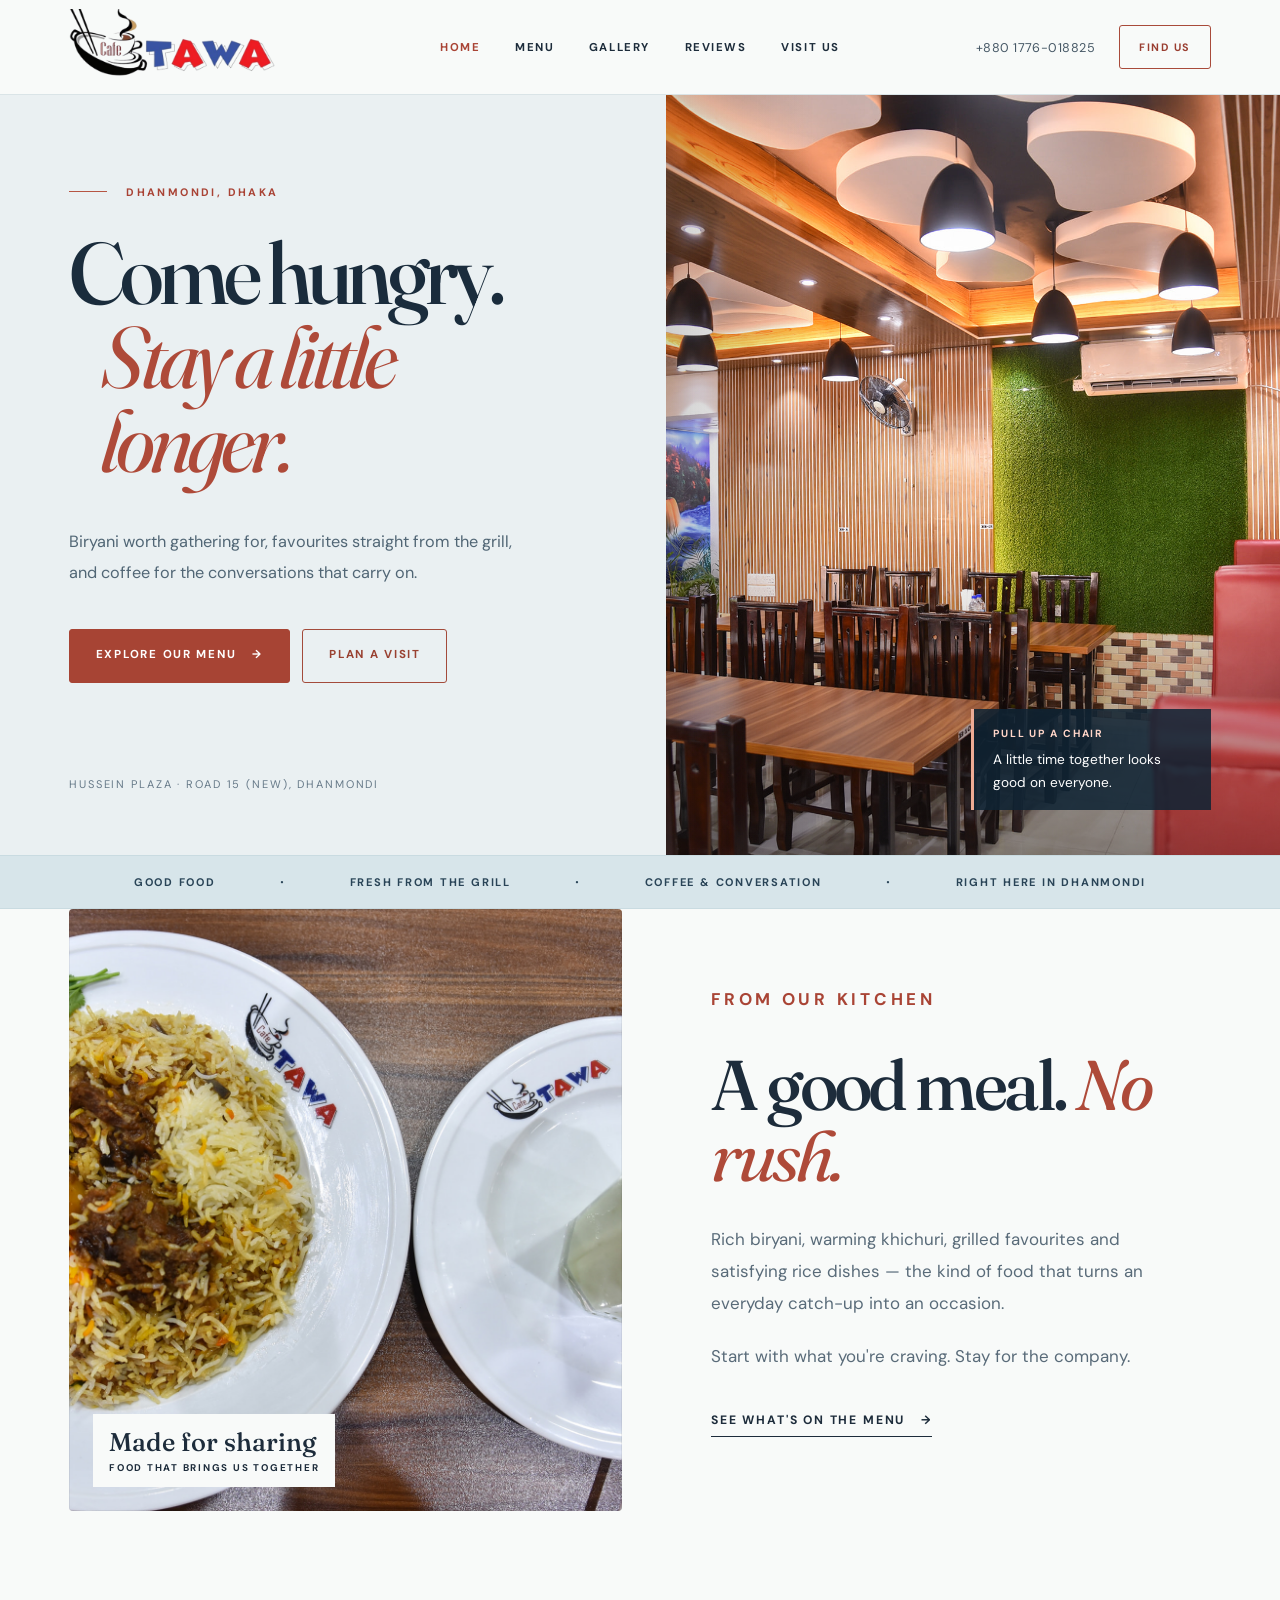
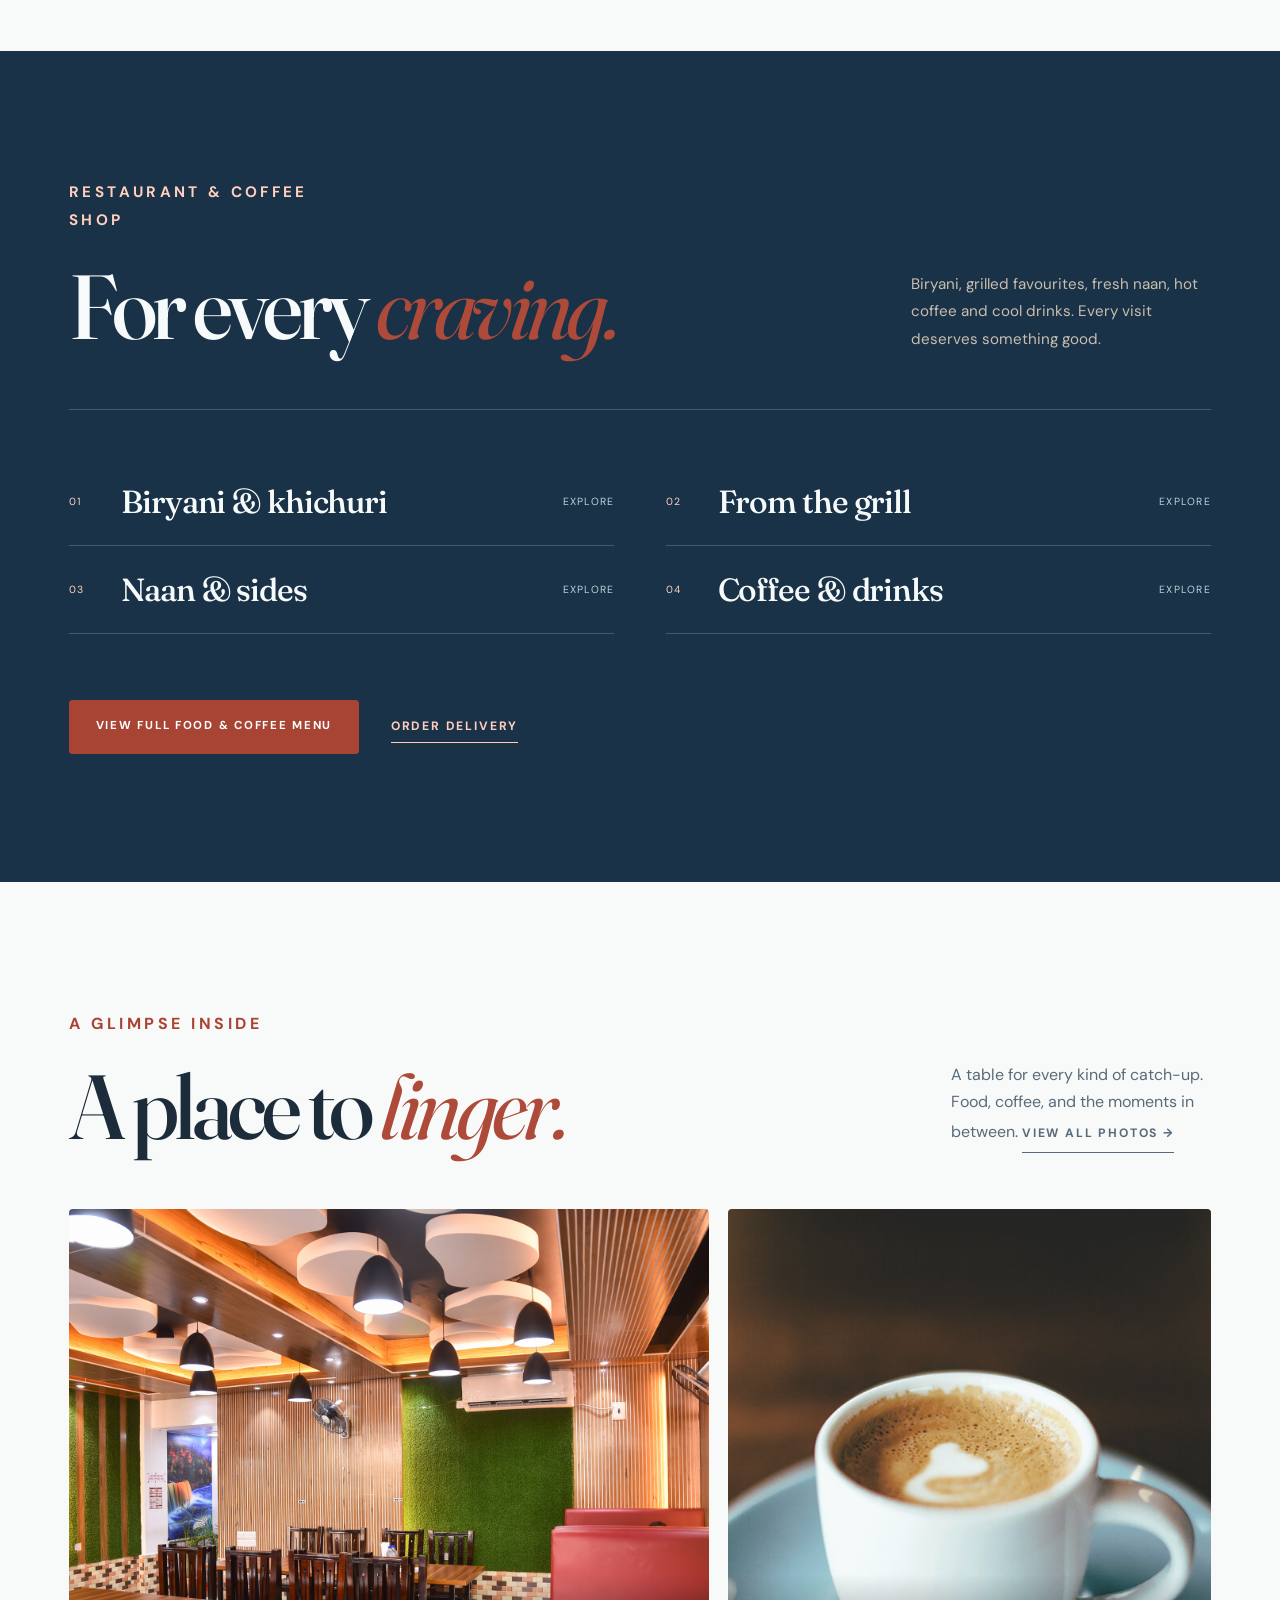
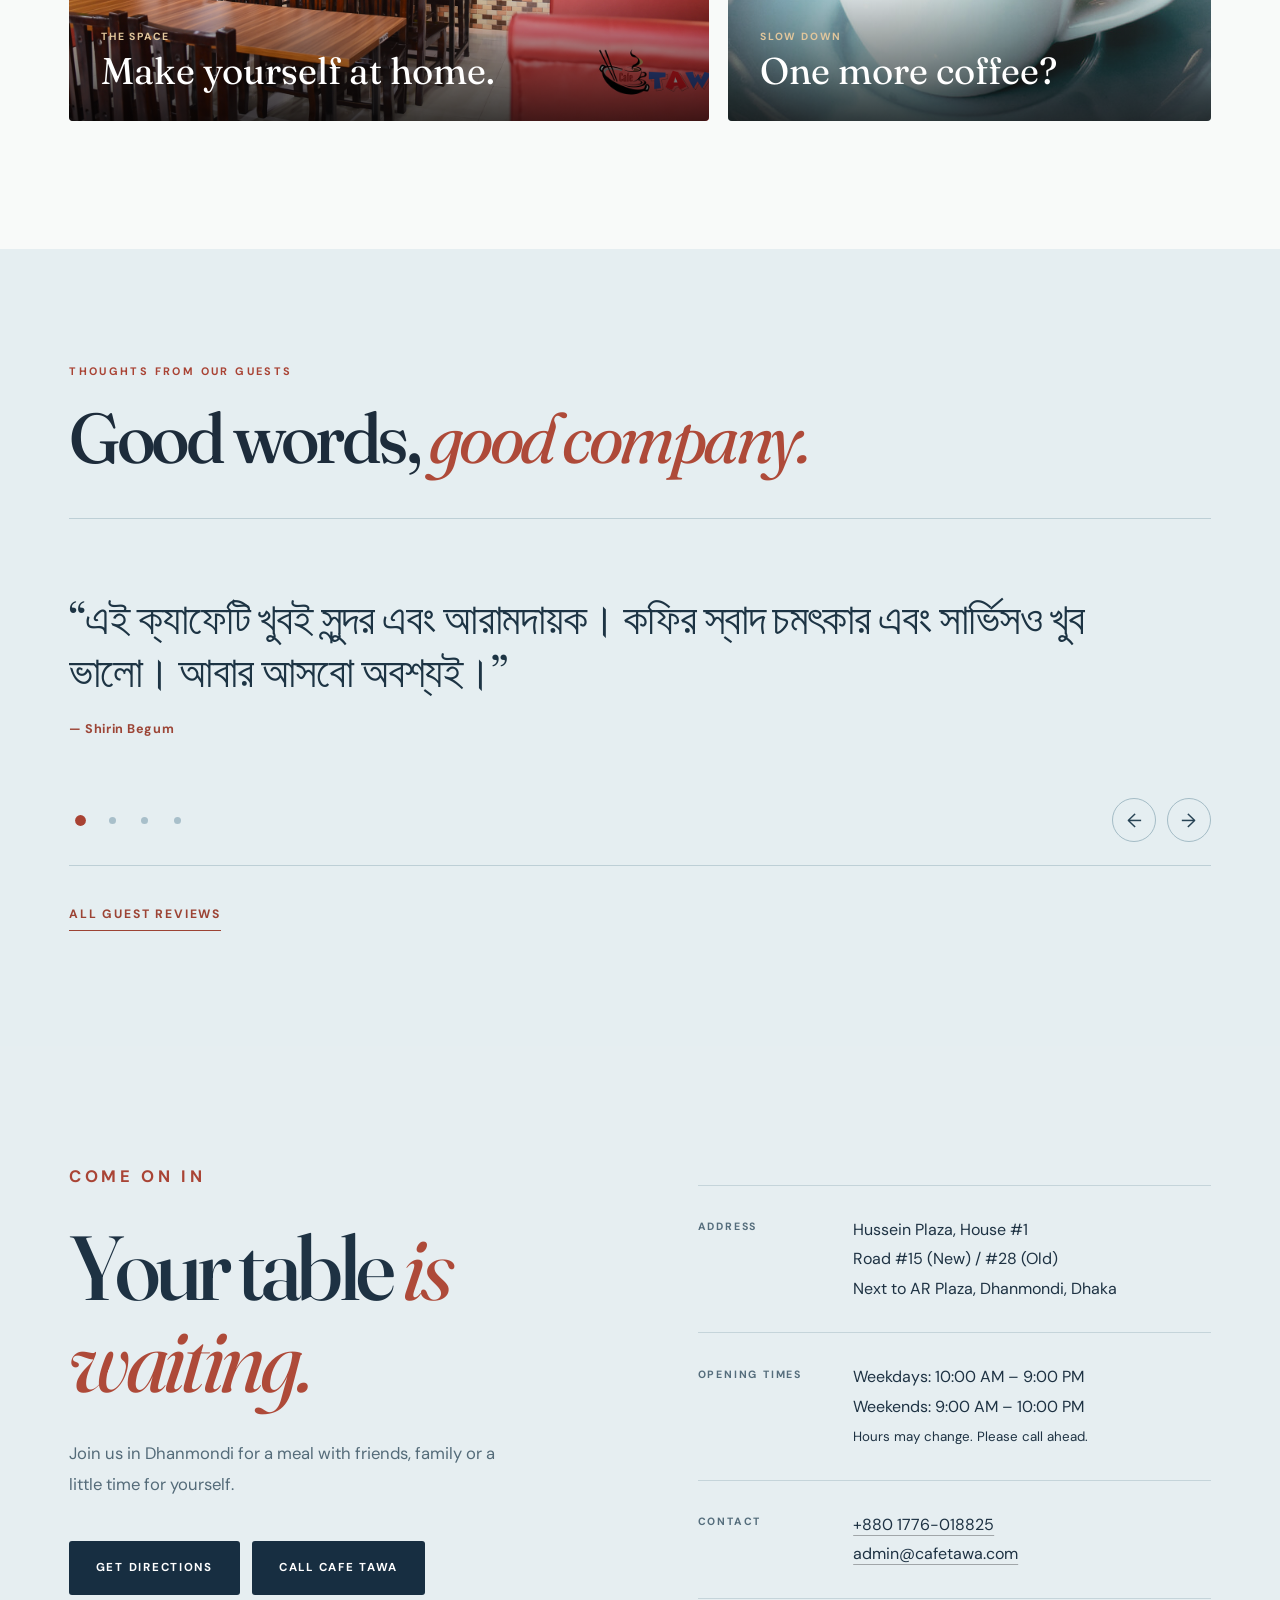
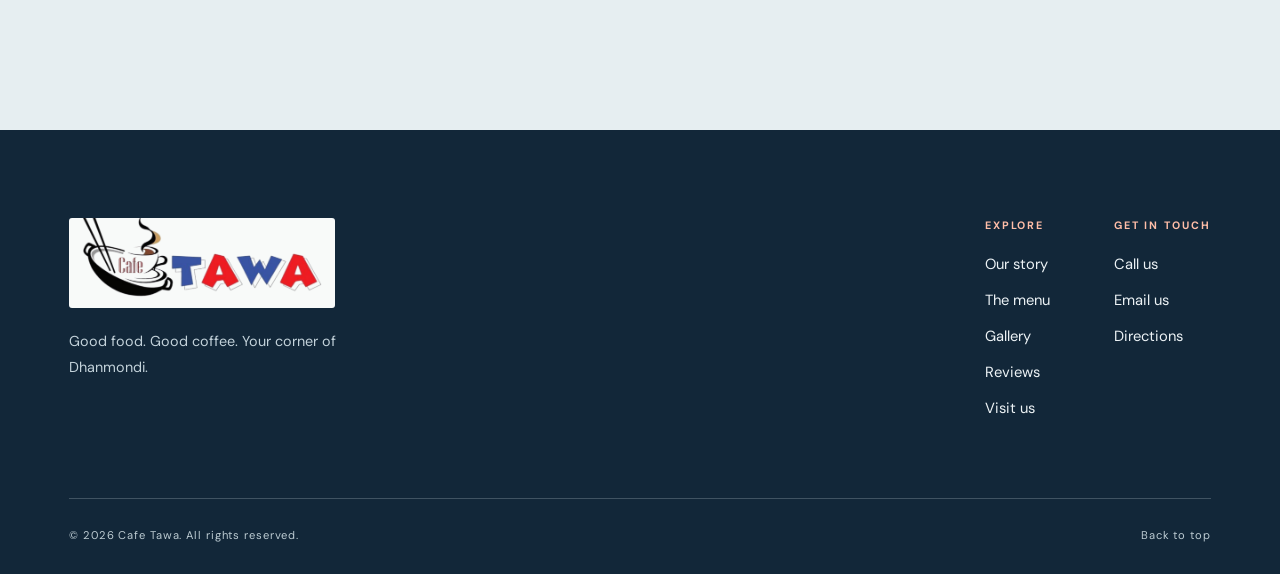
<file: index.html>
<!doctype html><html lang="en"><head><meta charset="utf-8"><meta name="viewport" content="width=device-width, initial-scale=1"><meta name="theme-color" content="#F8FAF9"><meta name="description" content="Cafe Tawa in Dhanmondi, Dhaka. Biryani, khichuri, grills, coffee and good company. Explore our menu, find us or order delivery."><link rel="canonical" href="https://cafetawa.com/"><meta property="og:type" content="restaurant"><meta property="og:title" content="Cafe Tawa | Restaurant & Café in Dhanmondi"><meta property="og:description" content="Come hungry. Stay a little longer. Find us in Dhanmondi, Dhaka."><meta property="og:image" content="https://cafetawa.com/images/gallery/469578017_1083793163534440_3454982807789287247_n.jpg"><title>Cafe Tawa | Restaurant & Café in Dhanmondi, Dhaka</title><link rel="icon" type="image/png" href="images/Summer.png"><link rel="preconnect" href="https://fonts.googleapis.com"><link rel="preconnect" href="https://fonts.gstatic.com" crossorigin><link href="https://fonts.googleapis.com/css2?family=DM+Sans:wght@400;500;600;700&family=Fraunces:ital,opsz,wght@0,9..144,400;0,9..144,500;0,9..144,600;1,9..144,400;1,9..144,500&display=swap" rel="stylesheet"><link rel="preload" as="image" href="images/gallery/130541223_135856751661424_7557791355764471478_n.jpg"><link rel="stylesheet" href="css/cafe-tawa.css"><link rel="stylesheet" href="css/cafe-tawa-refresh.css"><link rel="stylesheet" href="css/cafe-tawa-palette.css"><script src="js/cafe-tawa.js" defer></script><script type="application/ld+json">{"@context":"https://schema.org","@type":"Restaurant","@id":"https://cafetawa.com/#restaurant","name":"Cafe Tawa","url":"https://cafetawa.com/","image":"https://cafetawa.com/images/gallery/130541223_135856751661424_7557791355764471478_n.jpg","telephone":"+8801776018825","email":"admin@cafetawa.com","servesCuisine":["Bangladeshi","Biryani","Grill","Coffee"],"hasMenu":"https://cafetawa.com/menu.html","address":{"@type":"PostalAddress","streetAddress":"Hussein Plaza, House #1, Road #15 (New), Road #28 (Old), next to AR Plaza","addressLocality":"Dhanmondi","addressRegion":"Dhaka","addressCountry":"BD"}}</script></head><body id="top"><a class="skip-link" href="#main">Skip to content</a><header class="site-header"><div class="container header__inner"><a class="brand" href="#top" aria-label="Cafe Tawa — back to top"><img src="images/Summer.png" width="172" height="89" alt="Cafe Tawa logo"></a><nav class="header__nav" id="primary-navigation" data-navigation aria-label="Primary navigation"><ul class="nav-list">
<li><a href="#top" aria-current="page">Home</a></li><li><a href="menu.html">Menu</a></li>
<li><a href="moments.html">Gallery</a></li><li><a href="reviews.html">Reviews</a></li>
<li><a href="#visit">Visit us</a></li></ul></nav><div class="header__actions"><a class="header__phone" href="tel:+8801776018825">+880 1776-018825</a><a class="header__cta" href="#visit">Find us</a><button type="button" class="menu-toggle" data-menu-toggle aria-controls="primary-navigation" aria-expanded="false" aria-label="Toggle navigation"><svg aria-hidden="true" viewBox="0 0 24 24" fill="none" stroke="currentColor" stroke-width="1.5" stroke-linecap="round"><path d="M3 7h18M3 12h18M3 17h18"/></svg></button></div></div></header><main id="main"><section class="hero" aria-labelledby="hero-heading"><div class="hero__copy"><p class="eyebrow hero__eyebrow">Dhanmondi, Dhaka</p><h1 class="hero__title" id="hero-heading">Come hungry.<em>Stay a little longer.</em></h1><p class="hero__lead">Biryani worth gathering for, favourites straight from the grill, and coffee for the conversations that carry on.</p><div class="hero__buttons"><a class="button button--gold" href="menu.html">Explore our menu <span aria-hidden="true">→</span></a><a class="button button--outline" href="#visit">Plan a visit</a></div><p class="hero__footnote">Hussein Plaza · Road 15 (New), Dhanmondi</p></div><div class="hero__visual"><img src="images/gallery/130541223_135856751661424_7557791355764471478_n.jpg" width="1200" height="800" fetchpriority="high" alt="Warmly lit Cafe Tawa dining space with wooden tables and seating"><div class="hero__image-tag"><span>Pull up a chair</span>A little time together looks good on everyone.</div></div></section><div class="ticker" aria-label="Menu highlights"><div class="ticker__inner"><span>Good food</span><b aria-hidden="true">·</b><span>Fresh from the grill</span><b aria-hidden="true">·</b><span>Coffee &amp; conversation</span><b aria-hidden="true">·</b><span>Right here in Dhanmondi</span></div></div><section class="feature" id="about" aria-labelledby="feature-heading"><div class="container feature__grid"><figure class="feature__photo"><img src="images/gallery/469578017_1083793163534440_3454982807789287247_n.jpg" width="1200" height="800" loading="lazy" decoding="async" alt="A plated biryani meal and drink at Cafe Tawa"><figcaption class="feature__counter">Made for sharing<span>Food that brings us together</span></figcaption></figure><div class="feature__copy"><p class="eyebrow">From our kitchen</p><h2 class="section-heading section-heading--sm" id="feature-heading">A good meal. <em>No rush.</em></h2><p>Rich biryani, warming khichuri, grilled favourites and satisfying rice dishes — the kind of food that turns an everyday catch-up into an occasion.</p><p>Start with what you're craving. Stay for the company.</p><a class="text-link" href="menu.html">See what's on the menu <span aria-hidden="true">→</span></a></div></div></section><section class="menu-section" id="menu" aria-labelledby="menu-heading"><div class="container">
<div class="menu-section__top"><div><p class="eyebrow">Restaurant & coffee shop</p>
<h2 class="section-heading" id="menu-heading">For every <em>craving.</em></h2></div>
<p>Biryani, grilled favourites, fresh naan, hot coffee and cool drinks. Every visit deserves something good.</p></div>
<div class="home-menu-categories">
<a href="menu.html#biryani"><span>01</span><strong>Biryani & khichuri</strong><small>Explore</small></a>
<a href="menu.html#grill"><span>02</span><strong>From the grill</strong><small>Explore</small></a>
<a href="menu.html#naan"><span>03</span><strong>Naan & sides</strong><small>Explore</small></a>
<a href="menu.html#drinks"><span>04</span><strong>Coffee & drinks</strong><small>Explore</small></a>
</div><div class="menu-foot"><a class="button button--gold" href="menu.html">View full food & coffee menu</a>
<a class="text-link" href="https://food.pathao.com/restaurants/gq2tgoi/cafe-tawa" target="_blank" rel="noopener noreferrer">Order delivery</a></div>
</div></section><section class="spotlight" id="gallery" aria-labelledby="gallery-heading"><div class="container"><div class="spotlight__header"><div><p class="eyebrow">A glimpse inside</p><h2 class="section-heading" id="gallery-heading">A place to <em>linger.</em></h2></div><p>A table for every kind of catch-up. Food, coffee, and the moments in between. <a class="text-link" href="moments.html">View all photos →</a></p></div><div class="spotlight__photos"><figure class="spotlight__photo spotlight__photo--food"><img src="images/gallery/130541223_135856751661424_7557791355764471478_n.jpg" loading="lazy" decoding="async" alt="Inside the Cafe Tawa dining room"><figcaption><span>The space</span>Make yourself at home.</figcaption></figure><figure class="spotlight__photo spotlight__photo--coffee"><img src="images/gallery/gallery-01.jpg" loading="lazy" decoding="async" alt="A cappuccino with delicate latte art"><figcaption><span>Slow down</span>One more coffee?</figcaption></figure></div></div></section><section class="review-carousel-section" id="reviews" aria-labelledby="home-reviews-heading">
<div class="container"><p class="eyebrow">Thoughts from our guests</p>
<h2 class="section-heading section-heading--sm" id="home-reviews-heading">Good words, <em>good company.</em></h2>
<div class="review-carousel" role="region" aria-roledescription="carousel" aria-label="Cafe Tawa guest testimonials" data-review-carousel>
<div class="review-carousel__viewport"><div class="review-carousel__track" data-carousel-track><figure class="review-carousel__slide" data-review-slide aria-roledescription="slide" aria-label="Guest review 1 of 4" aria-hidden="false"><blockquote lang="bn">“এই ক্যাফেটি খুবই সুন্দর এবং আরামদায়ক। কফির স্বাদ চমৎকার এবং সার্ভিসও খুব ভালো। আবার আসবো অবশ্যই।”</blockquote><figcaption>— Shirin Begum</figcaption></figure>
<figure class="review-carousel__slide" data-review-slide aria-roledescription="slide" aria-label="Guest review 2 of 4" aria-hidden="true"><blockquote lang="en">“Great ambiance and quality service. Their espresso and desserts are top-notch. Highly recommended for anyone visiting Dhaka.”</blockquote><figcaption>— Tanvir Hossain</figcaption></figure>
<figure class="review-carousel__slide" data-review-slide aria-roledescription="slide" aria-label="Guest review 3 of 4" aria-hidden="true"><blockquote lang="en">“The coffee and pastries are fresh and delicious. Perfect place for relaxing and taking photos.”</blockquote><figcaption>— Nusrat Jahan</figcaption></figure>
<figure class="review-carousel__slide" data-review-slide aria-roledescription="slide" aria-label="Guest review 4 of 4" aria-hidden="true"><blockquote lang="en">“One of the best coffee shops in Dhaka. The environment is very comfortable and relaxing. Their coffee tastes amazing and the service is very friendly.”</blockquote><figcaption>— Fahim Khan</figcaption></figure></div></div>
<div class="review-carousel__foot"><div class="review-carousel__dots" data-carousel-dots aria-label="Choose a review"></div>
<div class="review-carousel__arrows"><button type="button" data-carousel-prev aria-label="Previous review">←</button><button type="button" data-carousel-next aria-label="Next review">→</button></div></div>
<p class="sr-only" role="status" aria-live="polite" data-carousel-status></p></div>

<a class="text-link" href="reviews.html">All guest reviews</a></div></section><section class="visit" id="visit" aria-labelledby="visit-heading"><div class="container visit__grid"><div class="visit__intro"><p class="eyebrow">Come on in</p><h2 class="section-heading" id="visit-heading">Your table <em>is waiting.</em></h2><p>Join us in Dhanmondi for a meal with friends, family or a little time for yourself.</p><div class="visit__actions"><a class="button button--dark" href="https://www.google.com/maps/search/?api=1&amp;query=Cafe%20Tawa%20Hussein%20Plaza%20Dhanmondi%20Dhaka" target="_blank" rel="noopener noreferrer">Get directions</a><a class="button button--dark" href="tel:+8801776018825">Call Cafe Tawa</a></div></div><dl class="visit__details"><div class="visit__detail"><dt>Address</dt><dd>Hussein Plaza, House #1<br>Road #15 (New) / #28 (Old)<br>Next to AR Plaza, Dhanmondi, Dhaka</dd></div><div class="visit__detail"><dt>Opening times</dt><dd>Weekdays: 10:00 AM – 9:00 PM<br>Weekends: 9:00 AM – 10:00 PM<br><small>Hours may change. Please call ahead.</small></dd></div><div class="visit__detail"><dt>Contact</dt><dd><a href="tel:+8801776018825">+880 1776-018825</a><br><a href="mailto:admin@cafetawa.com">admin@cafetawa.com</a></dd></div></dl></div></section></main><footer class="site-footer"><div class="container"><div class="footer__top"><div class="footer__brand"><a href="#top" aria-label="Cafe Tawa, return to top"><img src="images/Summer.png" width="230" height="230" loading="lazy" alt="Cafe Tawa logo"></a><p>Good food. Good coffee. Your corner of Dhanmondi.</p></div><div class="footer__links"><div><h3>Explore</h3><a href="#about">Our story</a><a href="menu.html">The menu</a><a href="moments.html">Gallery</a><a href="reviews.html">Reviews</a><a href="#visit">Visit us</a></div><div><h3>Get in touch</h3><a href="tel:+8801776018825">Call us</a><a href="mailto:admin@cafetawa.com">Email us</a><a href="#visit">Directions</a></div></div></div><div class="footer__bottom"><span>© <span data-year>2026</span> Cafe Tawa. All rights reserved.</span><a href="#top">Back to top</a></div></div></footer></body></html>
</file>
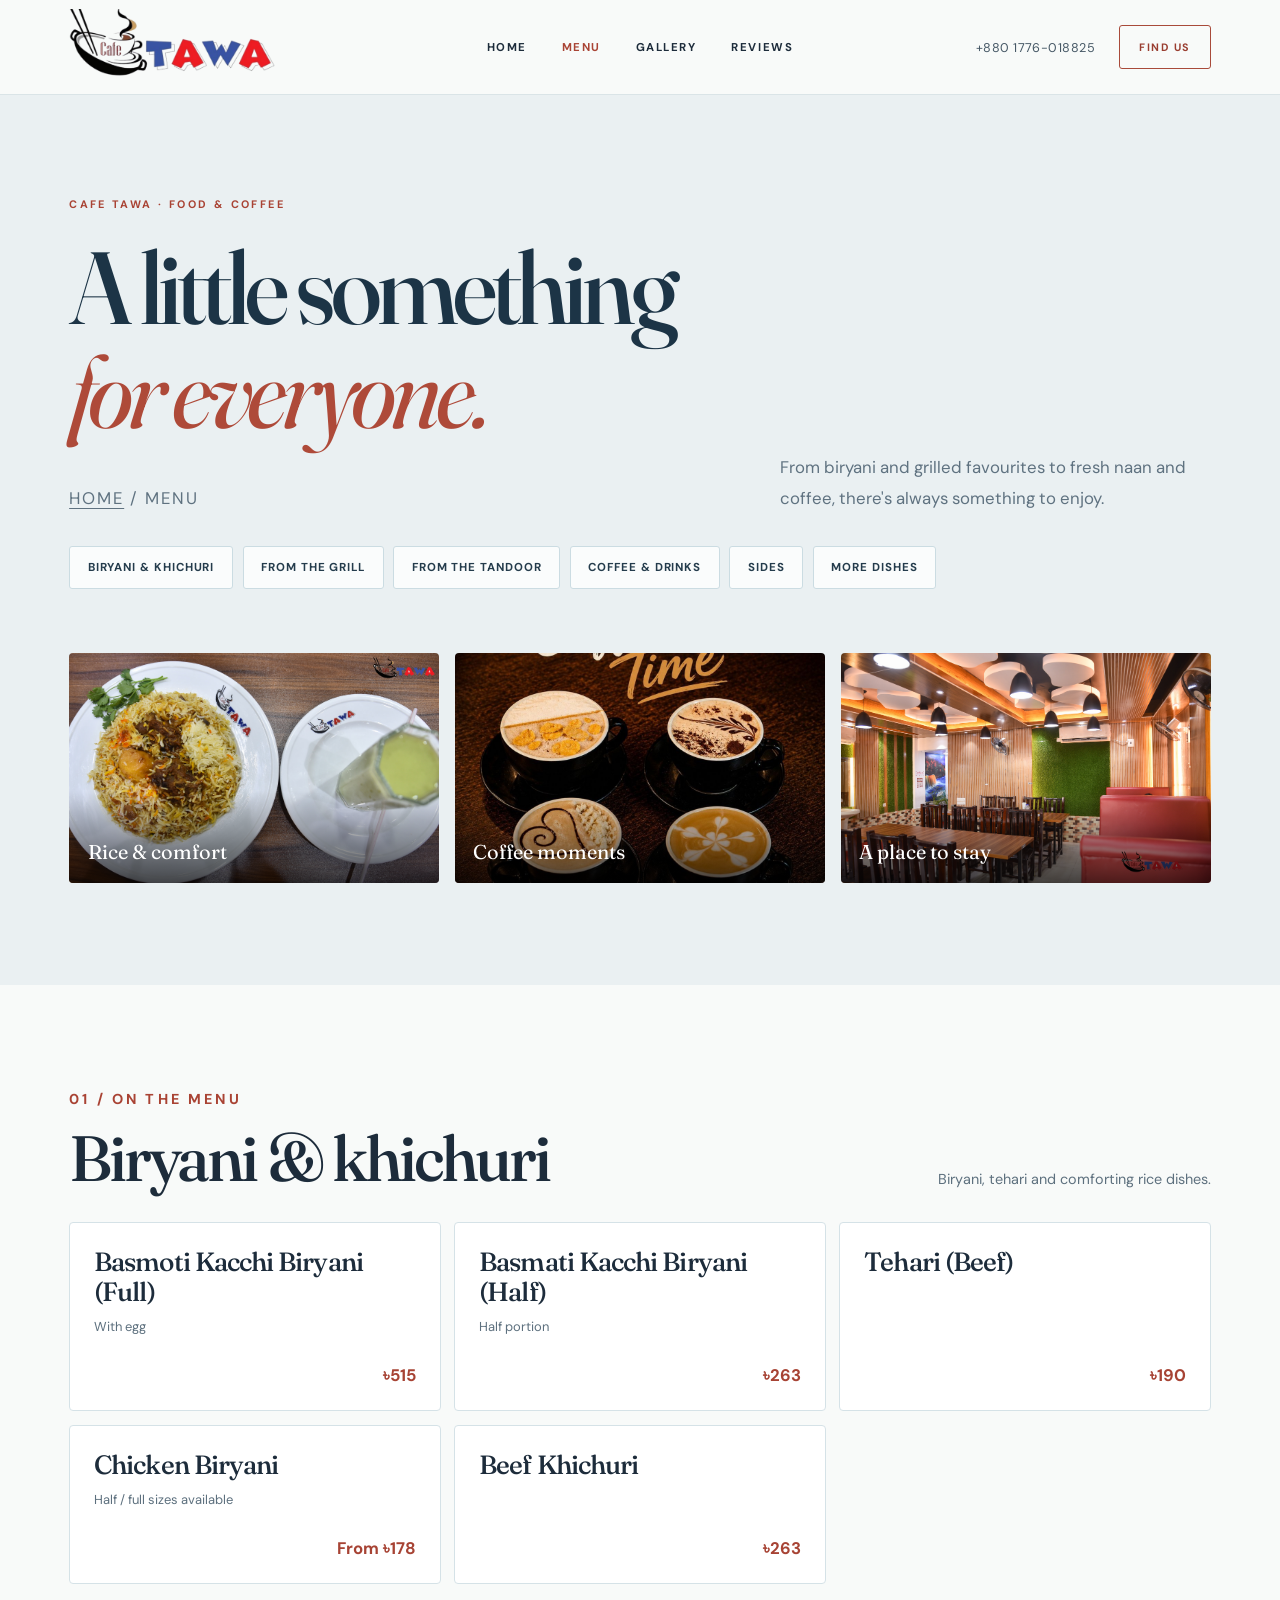
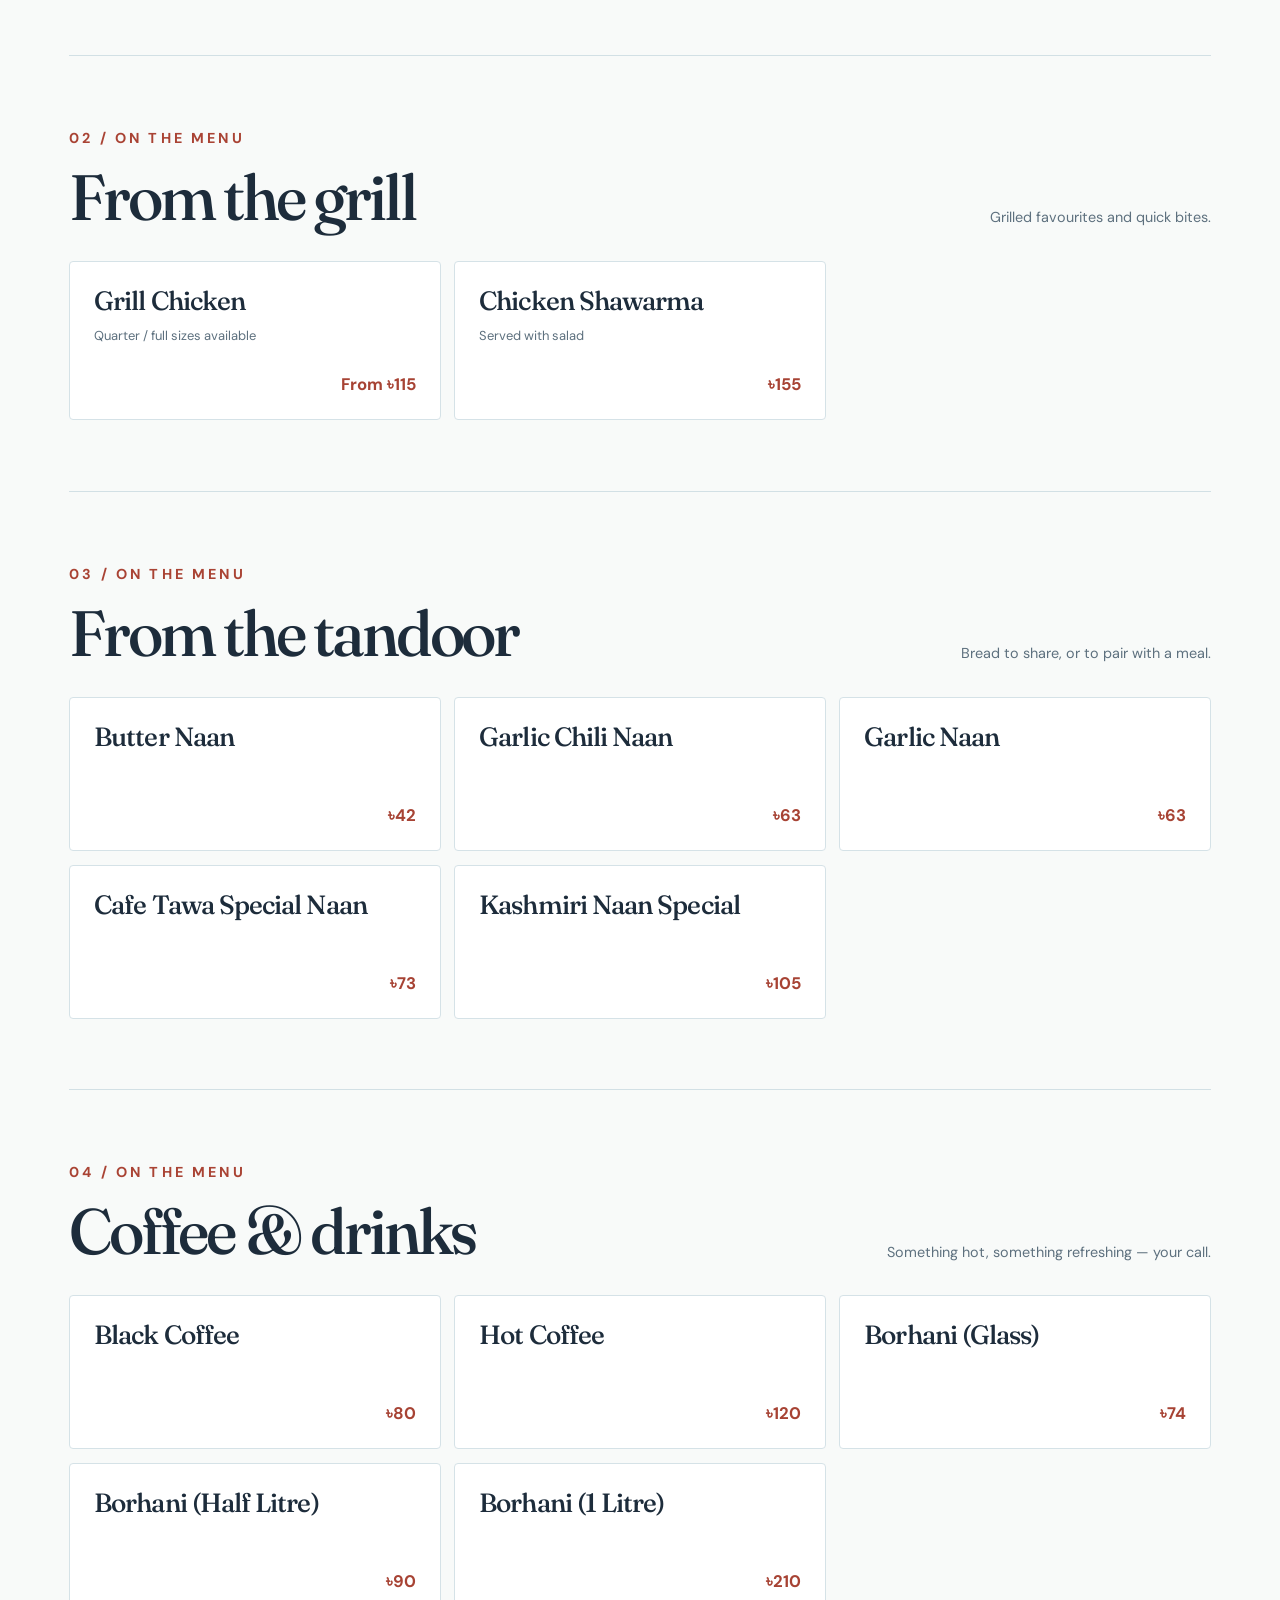
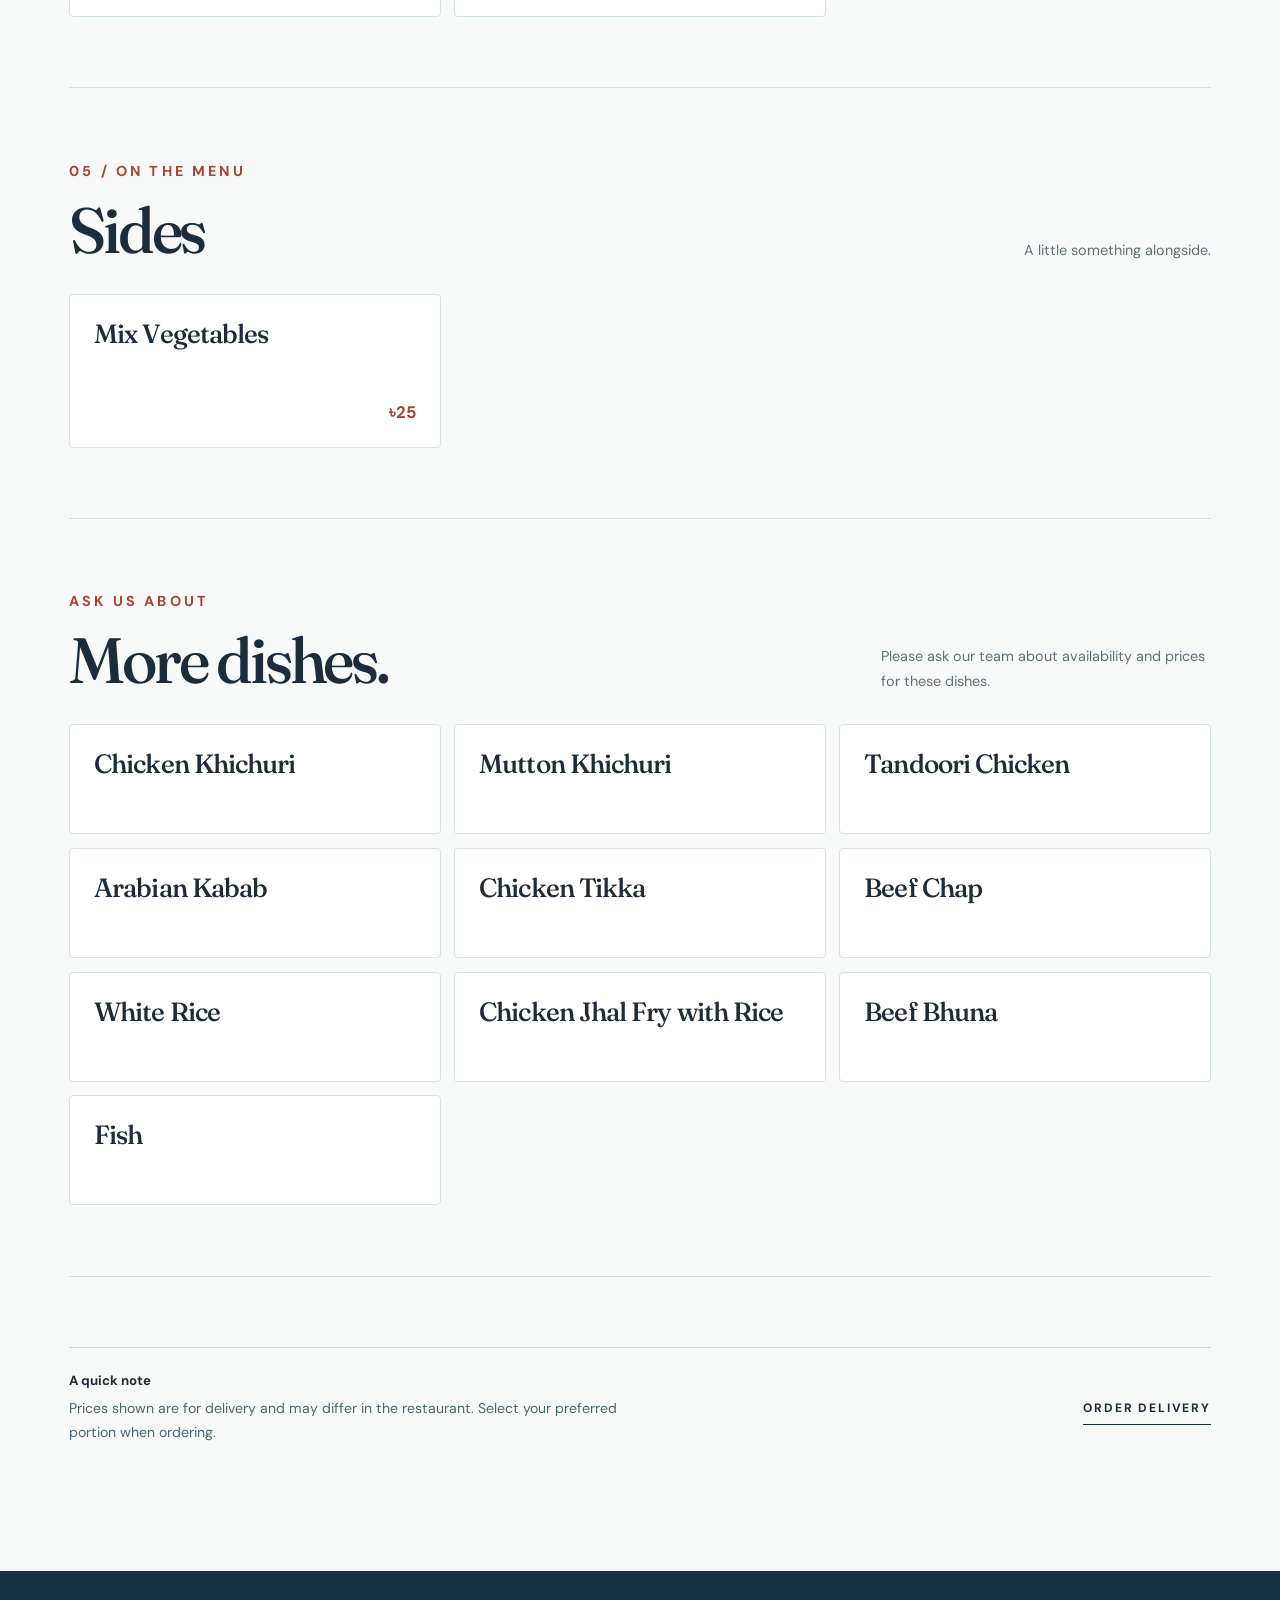
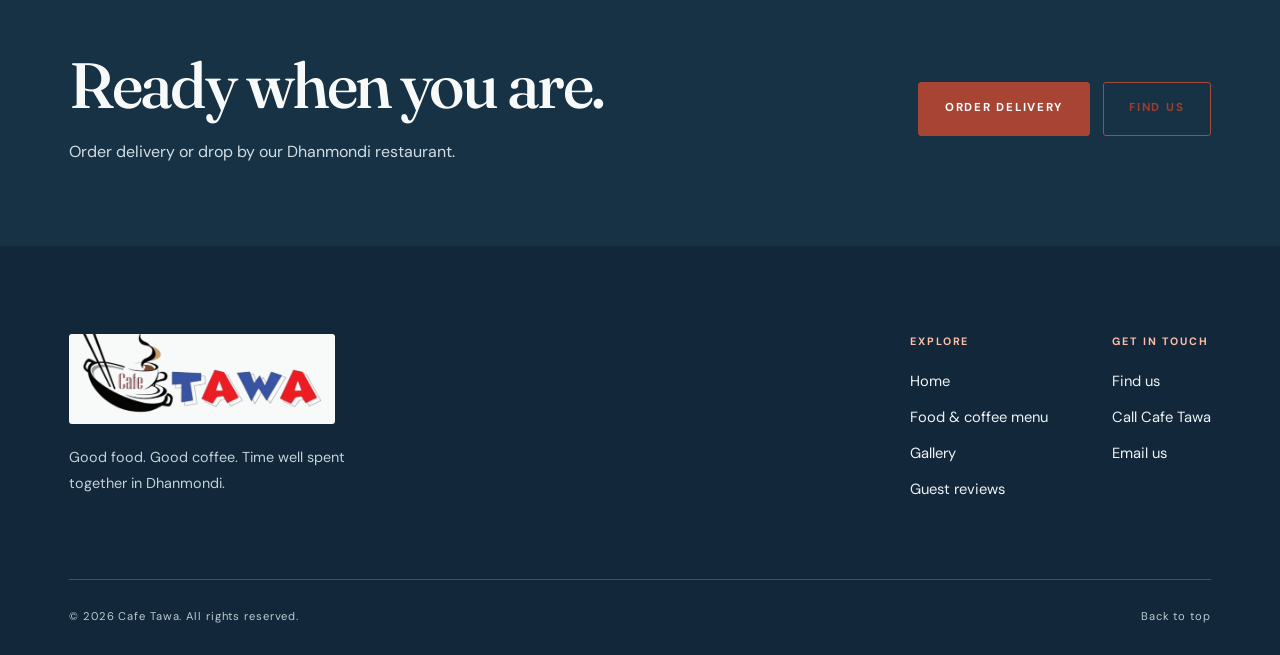
<file: menu.html>
<!doctype html><html lang="en"><head><meta charset="utf-8"><meta name="viewport" content="width=device-width,initial-scale=1"><meta name="theme-color" content="#F8FAF9"><meta name="description" content="Explore Cafe Tawa's food and coffee menu in Dhanmondi, Dhaka: biryani, grills, fresh naan, coffee and more."><link rel="canonical" href="https://cafetawa.com/menu.html"><meta property="og:title" content="Food & Coffee Menu | Cafe Tawa"><meta property="og:description" content="Biryani, grills, naan and coffee. Find your favourites at Cafe Tawa, Dhanmondi."><title>Food & Coffee Menu | Cafe Tawa, Dhanmondi</title><link rel="icon" type="image/png" href="images/Summer.png"><link rel="preconnect" href="https://fonts.googleapis.com"><link rel="preconnect" href="https://fonts.gstatic.com" crossorigin><link href="https://fonts.googleapis.com/css2?family=DM+Sans:wght@400;500;600;700&family=Fraunces:ital,opsz,wght@0,9..144,400;0,9..144,500;0,9..144,600;1,9..144,400;1,9..144,500&display=swap" rel="stylesheet"><link rel="stylesheet" href="css/cafe-tawa.css"><link rel="stylesheet" href="css/cafe-tawa-refresh.css"><link rel="stylesheet" href="css/cafe-tawa-palette.css"><script src="js/cafe-tawa.js" defer></script></head><body id="top"><a class="skip-link" href="#main">Skip to content</a><header class="site-header"><div class="container header__inner"><a class="brand" href="index.html" aria-label="Cafe Tawa homepage"><img src="images/Summer.png" width="206" height="77" alt="Cafe Tawa original logo"></a><nav class="header__nav" id="primary-navigation" data-navigation aria-label="Main navigation"><ul class="nav-list"><li><a href="index.html">Home</a></li><li><a href="menu.html" aria-current="page">Menu</a></li><li><a href="moments.html">Gallery</a></li><li><a href="reviews.html">Reviews</a></li></ul></nav><div class="header__actions"><a class="header__phone" href="tel:+8801776018825">+880 1776-018825</a><a class="header__cta" href="index.html#visit">Find us</a><button type="button" class="menu-toggle" data-menu-toggle aria-controls="primary-navigation" aria-expanded="false" aria-label="Toggle navigation"><svg aria-hidden="true" viewBox="0 0 24 24" fill="none" stroke="currentColor" stroke-width="1.5" stroke-linecap="round"><path d="M3 7h18M3 12h18M3 17h18"/></svg></button></div></div></header><main id="main"><section class="inner-hero" aria-labelledby="menu-title"><div class="container inner-hero__grid"><div><p class="eyebrow">Cafe Tawa · Food & coffee</p><h1 class="section-heading" id="menu-title">A little something <em>for everyone.</em></h1><p class="page-crumb"><a href="index.html">Home</a> / Menu</p></div><div><p>From biryani and grilled favourites to fresh naan and coffee, there's always something to enjoy.</p></div></div><div class="container"><nav class="subnav" aria-label="Jump to menu category"><a href="#biryani">Biryani & khichuri</a><a href="#grill">From the grill</a><a href="#naan">From the tandoor</a><a href="#drinks">Coffee & drinks</a><a href="#sides">Sides</a><a href="#more">More dishes</a></nav><div class="plate-spotlight"><figure><img src="images/gallery/469578017_1083793163534440_3454982807789287247_n.jpg" alt="Cafe Tawa biryani and beverage" loading="eager"><figcaption>Rice & comfort</figcaption></figure><figure><img src="images/about-pic-primary.jpg" alt="Coffee cups with latte art" loading="lazy"><figcaption>Coffee moments</figcaption></figure><figure><img src="images/gallery/130541223_135856751661424_7557791355764471478_n.jpg" alt="Inside the Cafe Tawa restaurant" loading="lazy"><figcaption>A place to stay</figcaption></figure></div></div></section><section class="menu-catalog" aria-label="Menu items"><div class="container"><section class="menu-catalog__group" id="biryani" aria-labelledby="menu-biryani"><div class="menu-catalog__head"><div><p class="eyebrow">01 / On the menu</p><h2 id="menu-biryani">Biryani & khichuri</h2></div><p>Biryani, tehari and comforting rice dishes.</p></div><div class="catalog-grid"><article class="catalog-item"><div><h3>Basmoti Kacchi Biryani (Full)</h3><p>With egg</p></div><div class="catalog-item__bottom"><span class="catalog-item__price">৳515</span></div></article><article class="catalog-item"><div><h3>Basmati Kacchi Biryani (Half)</h3><p>Half portion</p></div><div class="catalog-item__bottom"><span class="catalog-item__price">৳263</span></div></article><article class="catalog-item"><div><h3>Tehari (Beef)</h3></div><div class="catalog-item__bottom"><span class="catalog-item__price">৳190</span></div></article><article class="catalog-item"><div><h3>Chicken Biryani</h3><p>Half / full sizes available</p></div><div class="catalog-item__bottom"><span class="catalog-item__price">From ৳178</span></div></article><article class="catalog-item"><div><h3>Beef Khichuri</h3></div><div class="catalog-item__bottom"><span class="catalog-item__price">৳263</span></div></article></div></section><section class="menu-catalog__group" id="grill" aria-labelledby="menu-grill"><div class="menu-catalog__head"><div><p class="eyebrow">02 / On the menu</p><h2 id="menu-grill">From the grill</h2></div><p>Grilled favourites and quick bites.</p></div><div class="catalog-grid"><article class="catalog-item"><div><h3>Grill Chicken</h3><p>Quarter / full sizes available</p></div><div class="catalog-item__bottom"><span class="catalog-item__price">From ৳115</span></div></article><article class="catalog-item"><div><h3>Chicken Shawarma</h3><p>Served with salad</p></div><div class="catalog-item__bottom"><span class="catalog-item__price">৳155</span></div></article></div></section><section class="menu-catalog__group" id="naan" aria-labelledby="menu-naan"><div class="menu-catalog__head"><div><p class="eyebrow">03 / On the menu</p><h2 id="menu-naan">From the tandoor</h2></div><p>Bread to share, or to pair with a meal.</p></div><div class="catalog-grid"><article class="catalog-item"><div><h3>Butter Naan</h3></div><div class="catalog-item__bottom"><span class="catalog-item__price">৳42</span></div></article><article class="catalog-item"><div><h3>Garlic Chili Naan</h3></div><div class="catalog-item__bottom"><span class="catalog-item__price">৳63</span></div></article><article class="catalog-item"><div><h3>Garlic Naan</h3></div><div class="catalog-item__bottom"><span class="catalog-item__price">৳63</span></div></article><article class="catalog-item"><div><h3>Cafe Tawa Special Naan</h3></div><div class="catalog-item__bottom"><span class="catalog-item__price">৳73</span></div></article><article class="catalog-item"><div><h3>Kashmiri Naan Special</h3></div><div class="catalog-item__bottom"><span class="catalog-item__price">৳105</span></div></article></div></section><section class="menu-catalog__group" id="drinks" aria-labelledby="menu-drinks"><div class="menu-catalog__head"><div><p class="eyebrow">04 / On the menu</p><h2 id="menu-drinks">Coffee & drinks</h2></div><p>Something hot, something refreshing — your call.</p></div><div class="catalog-grid"><article class="catalog-item"><div><h3>Black Coffee</h3></div><div class="catalog-item__bottom"><span class="catalog-item__price">৳80</span></div></article><article class="catalog-item"><div><h3>Hot Coffee</h3></div><div class="catalog-item__bottom"><span class="catalog-item__price">৳120</span></div></article><article class="catalog-item"><div><h3>Borhani (Glass)</h3></div><div class="catalog-item__bottom"><span class="catalog-item__price">৳74</span></div></article><article class="catalog-item"><div><h3>Borhani (Half Litre)</h3></div><div class="catalog-item__bottom"><span class="catalog-item__price">৳90</span></div></article><article class="catalog-item"><div><h3>Borhani (1 Litre)</h3></div><div class="catalog-item__bottom"><span class="catalog-item__price">৳210</span></div></article></div></section><section class="menu-catalog__group" id="sides" aria-labelledby="menu-sides"><div class="menu-catalog__head"><div><p class="eyebrow">05 / On the menu</p><h2 id="menu-sides">Sides</h2></div><p>A little something alongside.</p></div><div class="catalog-grid"><article class="catalog-item"><div><h3>Mix Vegetables</h3></div><div class="catalog-item__bottom"><span class="catalog-item__price">৳25</span></div></article></div></section><section class="menu-catalog__group" id="more" aria-labelledby="menu-more"><div class="menu-catalog__head"><div><p class="eyebrow">Ask us about</p><h2 id="menu-more">More dishes.</h2></div><p>Please ask our team about availability and prices for these dishes.</p></div><div class="catalog-grid"><article class="catalog-item catalog-item--legacy"><div><h3>Chicken Khichuri</h3></div></article><article class="catalog-item catalog-item--legacy"><div><h3>Mutton Khichuri</h3></div></article><article class="catalog-item catalog-item--legacy"><div><h3>Tandoori Chicken</h3></div></article><article class="catalog-item catalog-item--legacy"><div><h3>Arabian Kabab</h3></div></article><article class="catalog-item catalog-item--legacy"><div><h3>Chicken Tikka</h3></div></article><article class="catalog-item catalog-item--legacy"><div><h3>Beef Chap</h3></div></article><article class="catalog-item catalog-item--legacy"><div><h3>White Rice</h3></div></article><article class="catalog-item catalog-item--legacy"><div><h3>Chicken Jhal Fry with Rice</h3></div></article><article class="catalog-item catalog-item--legacy"><div><h3>Beef Bhuna</h3></div></article><article class="catalog-item catalog-item--legacy"><div><h3>Fish</h3></div></article></div></section><div class="menu-accuracy menu-accuracy--quiet"><div><strong>A quick note</strong><p>Prices shown are for delivery and may differ in the restaurant. Select your preferred portion when ordering.</p></div><a class="text-link" href="https://food.pathao.com/restaurants/gq2tgoi/cafe-tawa" target="_blank" rel="noopener noreferrer">Order delivery</a></div></div></section><section class="menu-cta"><div class="container menu-cta__grid"><div><h2>Ready when you are.</h2><p>Order delivery or drop by our Dhanmondi restaurant.</p></div><div class="menu-cta__actions"><a class="button button--gold" href="https://food.pathao.com/restaurants/gq2tgoi/cafe-tawa" target="_blank" rel="noopener noreferrer">Order delivery</a><a class="button button--outline" href="index.html#visit">Find us</a></div></div></section></main><footer class="site-footer"><div class="container"><div class="footer__top"><div class="footer__brand"><a href="index.html" aria-label="Cafe Tawa home"><img src="images/Summer.png" width="240" height="100" loading="lazy" alt="Cafe Tawa logo"></a><p>Good food. Good coffee. Time well spent together in Dhanmondi.</p></div><div class="footer__links"><div><h3>Explore</h3><a href="index.html">Home</a><a href="menu.html">Food & coffee menu</a><a href="moments.html">Gallery</a><a href="reviews.html">Guest reviews</a></div><div><h3>Get in touch</h3><a href="index.html#visit">Find us</a><a href="tel:+8801776018825">Call Cafe Tawa</a><a href="mailto:admin@cafetawa.com">Email us</a></div></div></div><div class="footer__bottom"><span>© <span data-year>2026</span> Cafe Tawa. All rights reserved.</span><a href="#top">Back to top</a></div></div></footer></body></html>
</file>
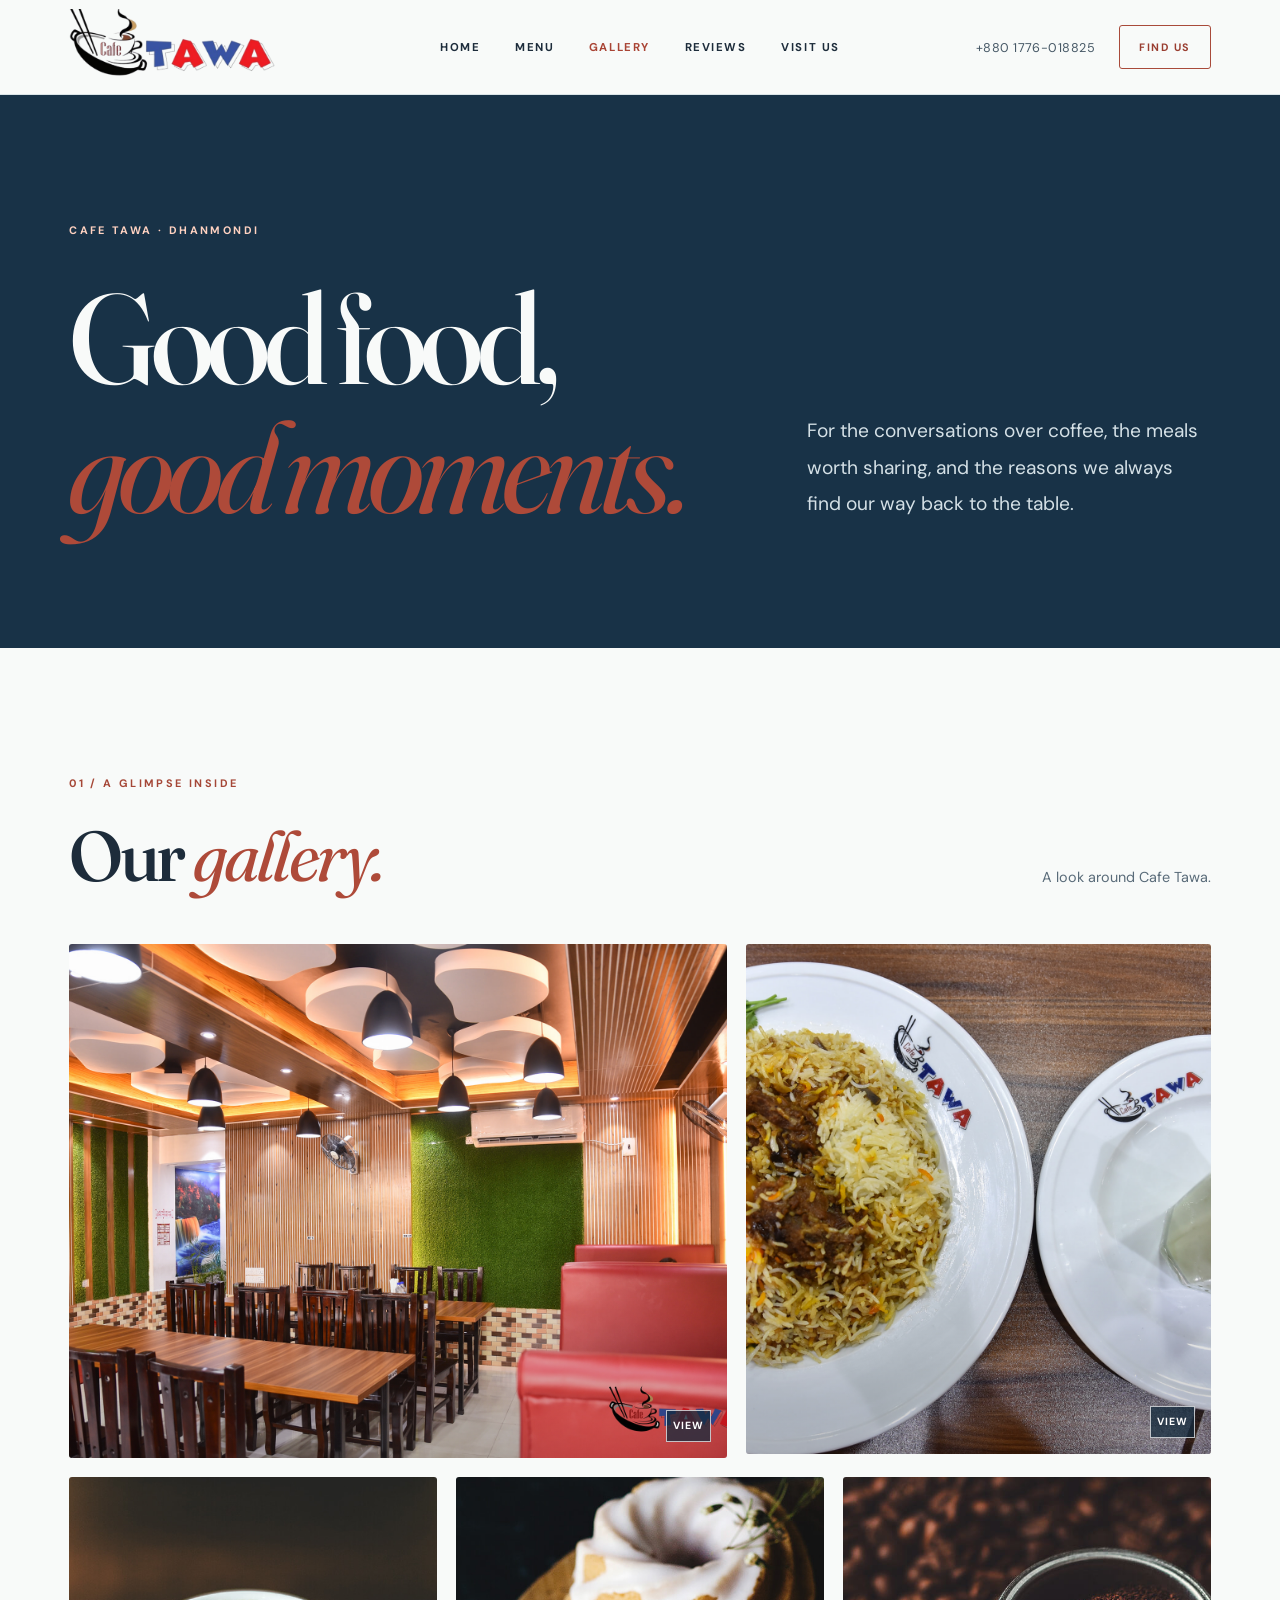
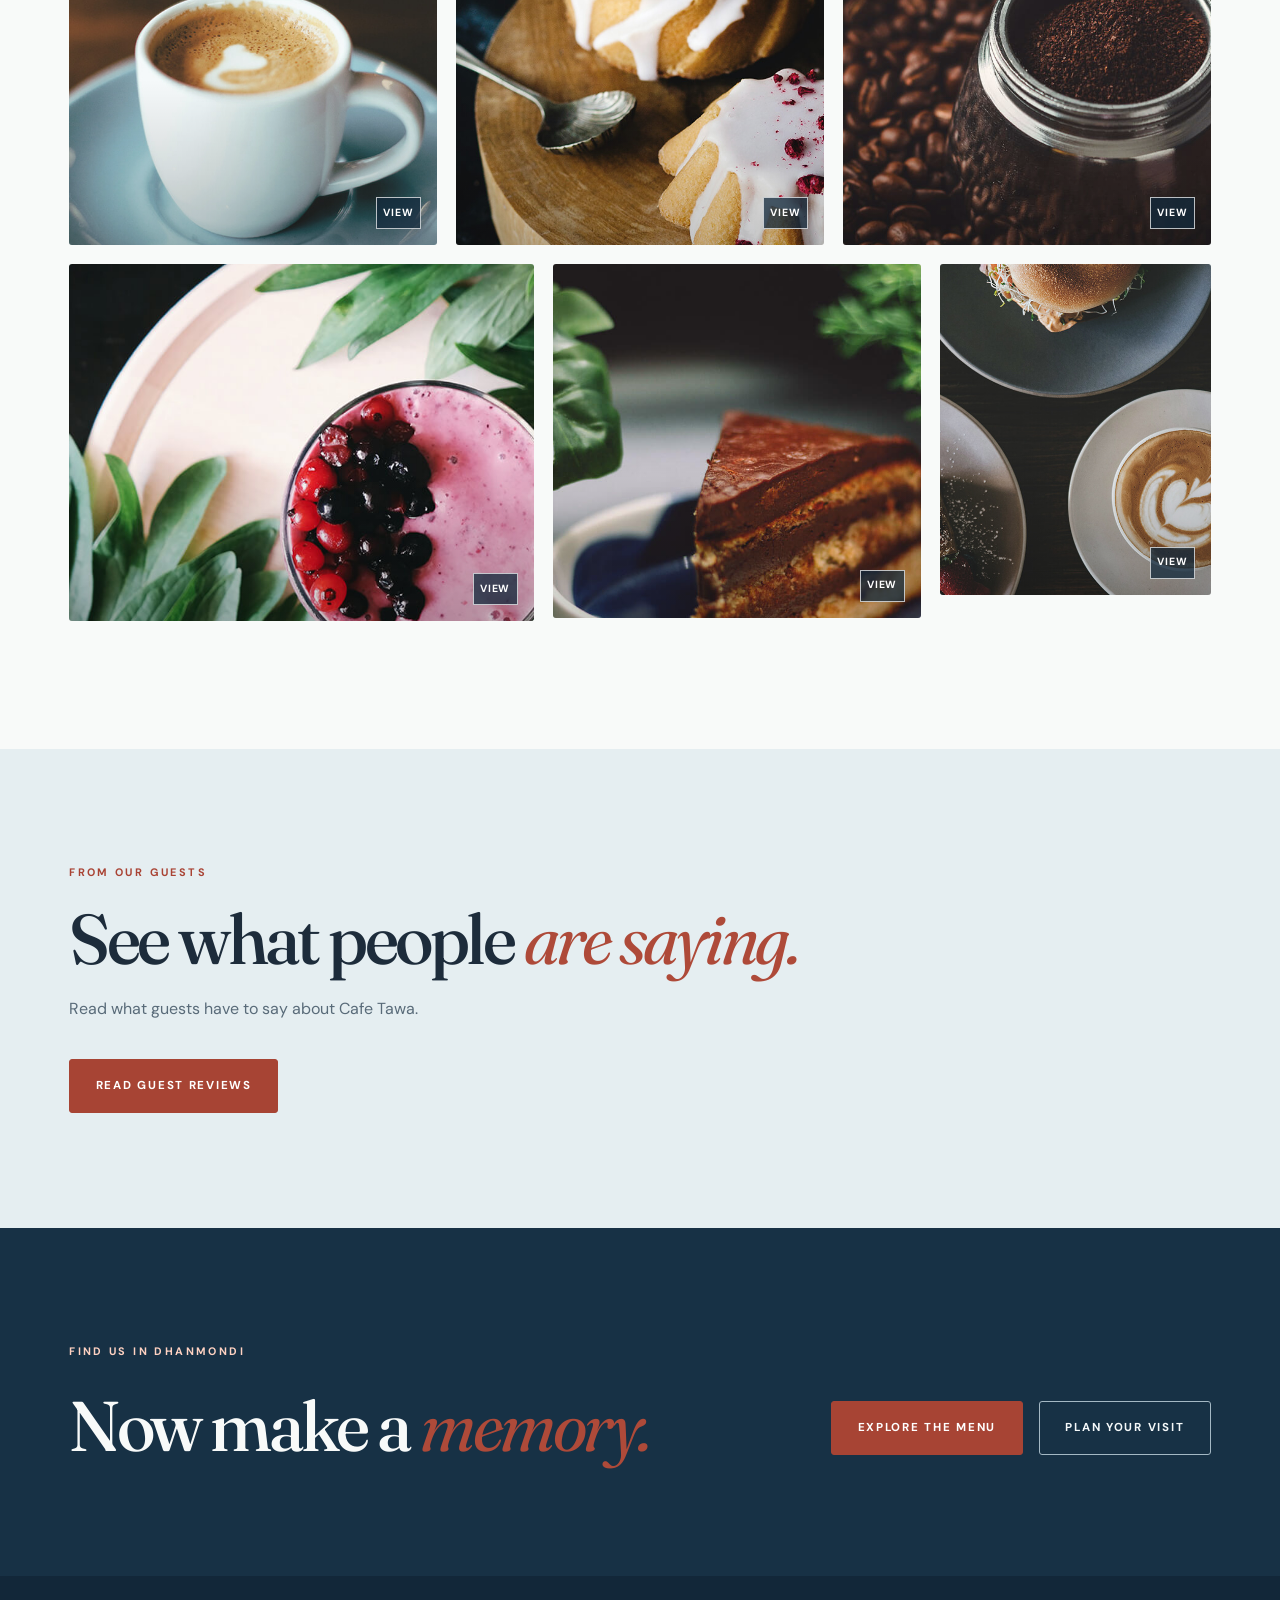
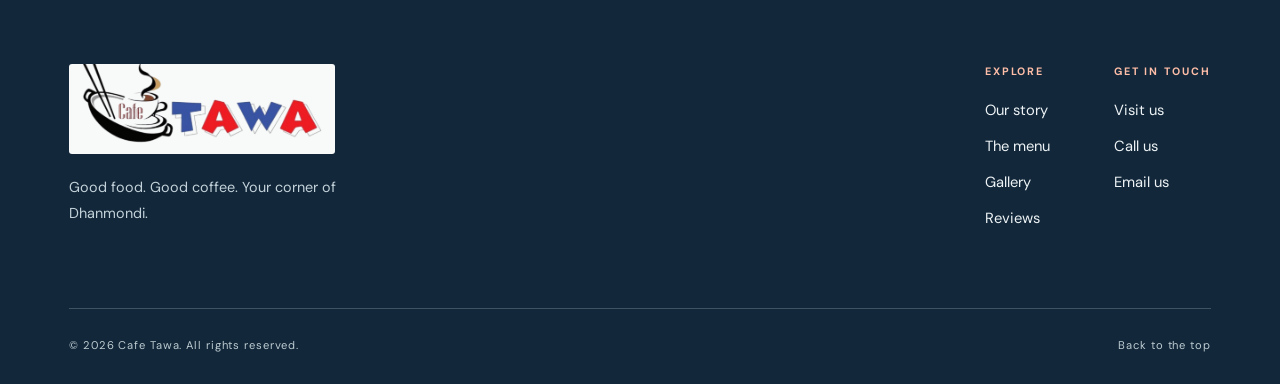
<file: moments.html>
<!doctype html>
<html lang="en"><head>
<meta charset="utf-8"><meta name="viewport" content="width=device-width, initial-scale=1">
<title>Gallery | Cafe Tawa, Dhanmondi</title>
<meta name="description" content="Explore photos from Cafe Tawa in Dhanmondi, Dhaka, and see what guests have to say.">
<meta name="theme-color" content="#F8FAF9">
<link rel="canonical" href="https://cafetawa.com/moments.html">
<link rel="icon" type="image/png" href="images/Summer.png">
<link rel="preconnect" href="https://fonts.googleapis.com"><link rel="preconnect" href="https://fonts.gstatic.com" crossorigin>
<link href="https://fonts.googleapis.com/css2?family=DM+Sans:wght@400;500;600;700&family=Fraunces:ital,opsz,wght@0,9..144,400;0,9..144,500;0,9..144,600;1,9..144,400;1,9..144,500&display=swap" rel="stylesheet">
<link rel="stylesheet" href="css/cafe-tawa.css"><link rel="stylesheet" href="css/cafe-tawa-extras.css"><link rel="stylesheet" href="css/cafe-tawa-refresh.css"><link rel="stylesheet" href="css/cafe-tawa-palette.css">
<script src="js/cafe-tawa.js" defer></script></head>
<body id="top"><a class="skip-link" href="#main">Skip to content</a>
<header class="site-header"><div class="container header__inner">
<a class="brand" href="index.html" aria-label="Cafe Tawa homepage"><img src="images/Summer.png" width="172" height="89" alt="Cafe Tawa"></a>
<nav class="header__nav" id="primary-navigation" data-navigation aria-label="Primary navigation"><ul class="nav-list">
<li><a href="index.html">Home</a></li><li><a href="menu.html">Menu</a></li><li><a href="moments.html" aria-current="page">Gallery</a></li><li><a href="reviews.html">Reviews</a></li><li><a href="index.html#visit">Visit us</a></li></ul></nav><div class="header__actions"><a class="header__phone" href="tel:+8801776018825">+880 1776-018825</a>
<a class="header__cta" href="index.html#visit">Find us</a>
<button type="button" class="menu-toggle" data-menu-toggle aria-controls="primary-navigation" aria-expanded="false" aria-label="Toggle navigation"><svg aria-hidden="true" viewBox="0 0 24 24" fill="none" stroke="currentColor" stroke-width="1.5" stroke-linecap="round"><path d="M3 7h18M3 12h18M3 17h18"/></svg></button></div>
</div></header>
<main id="main">
<section class="moments-hero" aria-labelledby="moments-heading"><div class="container moments-hero__layout">
<div><p class="eyebrow">Cafe Tawa · Dhanmondi</p><h1 class="section-heading" id="moments-heading">Good food, <em>good moments.</em></h1></div>
<p>For the conversations over coffee, the meals worth sharing, and the reasons we always find our way back to the table.</p>
</div></section>
<section class="moments-gallery" id="photographs" aria-labelledby="photographs-heading"><div class="container">
<div class="moments-section__head"><div><p class="eyebrow">01 / A glimpse inside</p><h2 class="section-heading section-heading--sm" id="photographs-heading">Our <em>gallery.</em></h2></div><p>A look around Cafe Tawa.</p></div>
<div class="moments-grid"><a class="moments-photo moments-photo--1" href="images/gallery/130541223_135856751661424_7557791355764471478_n.jpg" target="_blank" rel="noopener noreferrer" aria-label="Open full-size photograph: Cafe Tawa dining room with wooden tables and warm lighting"><img loading="eager" decoding="async" src="images/gallery/130541223_135856751661424_7557791355764471478_n.jpg" alt="Cafe Tawa dining room with wooden tables and warm lighting"><span class="moments-photo__zoom" aria-hidden="true">View</span></a>
<a class="moments-photo moments-photo--2" href="images/gallery/469578017_1083793163534440_3454982807789287247_n.jpg" target="_blank" rel="noopener noreferrer" aria-label="Open full-size photograph: Biryani served with a drink at Cafe Tawa"><img loading="eager" decoding="async" src="images/gallery/469578017_1083793163534440_3454982807789287247_n.jpg" alt="Biryani served with a drink at Cafe Tawa"><span class="moments-photo__zoom" aria-hidden="true">View</span></a>
<a class="moments-photo moments-photo--3" href="images/gallery/gallery-01.jpg" target="_blank" rel="noopener noreferrer" aria-label="Open full-size photograph: Cup of coffee with latte art"><img loading="lazy" decoding="async" src="images/gallery/gallery-01.jpg" alt="Cup of coffee with latte art"><span class="moments-photo__zoom" aria-hidden="true">View</span></a>
<a class="moments-photo moments-photo--4" href="images/gallery/gallery-02.jpg" target="_blank" rel="noopener noreferrer" aria-label="Open full-size photograph: Freshly glazed pastries photographed on a wooden board"><img loading="lazy" decoding="async" src="images/gallery/gallery-02.jpg" alt="Freshly glazed pastries photographed on a wooden board"><span class="moments-photo__zoom" aria-hidden="true">View</span></a>
<a class="moments-photo moments-photo--5" href="images/gallery/gallery-03.jpg" target="_blank" rel="noopener noreferrer" aria-label="Open full-size photograph: Ground coffee photographed in a jar"><img loading="lazy" decoding="async" src="images/gallery/gallery-03.jpg" alt="Ground coffee photographed in a jar"><span class="moments-photo__zoom" aria-hidden="true">View</span></a>
<a class="moments-photo moments-photo--6" href="images/gallery/gallery-04.jpg" target="_blank" rel="noopener noreferrer" aria-label="Open full-size photograph: Berry smoothie in a glass"><img loading="lazy" decoding="async" src="images/gallery/gallery-04.jpg" alt="Berry smoothie in a glass"><span class="moments-photo__zoom" aria-hidden="true">View</span></a>
<a class="moments-photo moments-photo--7" href="images/gallery/gallery-05.jpg" target="_blank" rel="noopener noreferrer" aria-label="Open full-size photograph: Layered chocolate cake"><img loading="lazy" decoding="async" src="images/gallery/gallery-05.jpg" alt="Layered chocolate cake"><span class="moments-photo__zoom" aria-hidden="true">View</span></a>
<a class="moments-photo moments-photo--8" href="images/gallery/gallery-06.jpg" target="_blank" rel="noopener noreferrer" aria-label="Open full-size photograph: Coffee, food and pastries arranged on a table"><img loading="lazy" decoding="async" src="images/gallery/gallery-06.jpg" alt="Coffee, food and pastries arranged on a table"><span class="moments-photo__zoom" aria-hidden="true">View</span></a></div>
</div></section>
<section class="review-carousel-section" aria-labelledby="gallery-reviews-heading"><div class="container">
<p class="eyebrow">From our guests</p><h2 class="section-heading section-heading--sm" id="gallery-reviews-heading">See what people <em>are saying.</em></h2>
<p class="gallery-review-intro">Read what guests have to say about Cafe Tawa.</p>
<a class="button button--gold" href="reviews.html">Read guest reviews</a></div></section>
<section class="moments-cta"><div class="container moments-cta__layout">
<div><p class="eyebrow">Find us in Dhanmondi</p><h2 class="section-heading section-heading--sm">Now make a <em>memory.</em></h2></div>
<div class="moments-cta__actions"><a class="button button--gold" href="menu.html">Explore the menu</a><a class="button button--outline" href="index.html#visit">Plan your visit</a></div>
</div></section></main>
<footer class="site-footer"><div class="container"><div class="footer__top"><div class="footer__brand">
<a href="index.html" aria-label="Cafe Tawa homepage"><img src="images/Summer.png" width="230" height="230" loading="lazy" alt="Cafe Tawa logo"></a>
<p>Good food. Good coffee. Your corner of Dhanmondi.</p></div><div class="footer__links">
<div><h3>Explore</h3><a href="index.html#about">Our story</a><a href="menu.html">The menu</a><a href="moments.html#photographs">Gallery</a><a href="reviews.html">Reviews</a></div>
<div><h3>Get in touch</h3><a href="index.html#visit">Visit us</a><a href="tel:+8801776018825">Call us</a><a href="mailto:admin@cafetawa.com">Email us</a></div></div></div>
<div class="footer__bottom"><span>© <span data-year>2026</span> Cafe Tawa. All rights reserved.</span><a href="#top">Back to the top</a></div>
</div></footer></body></html>
</file>
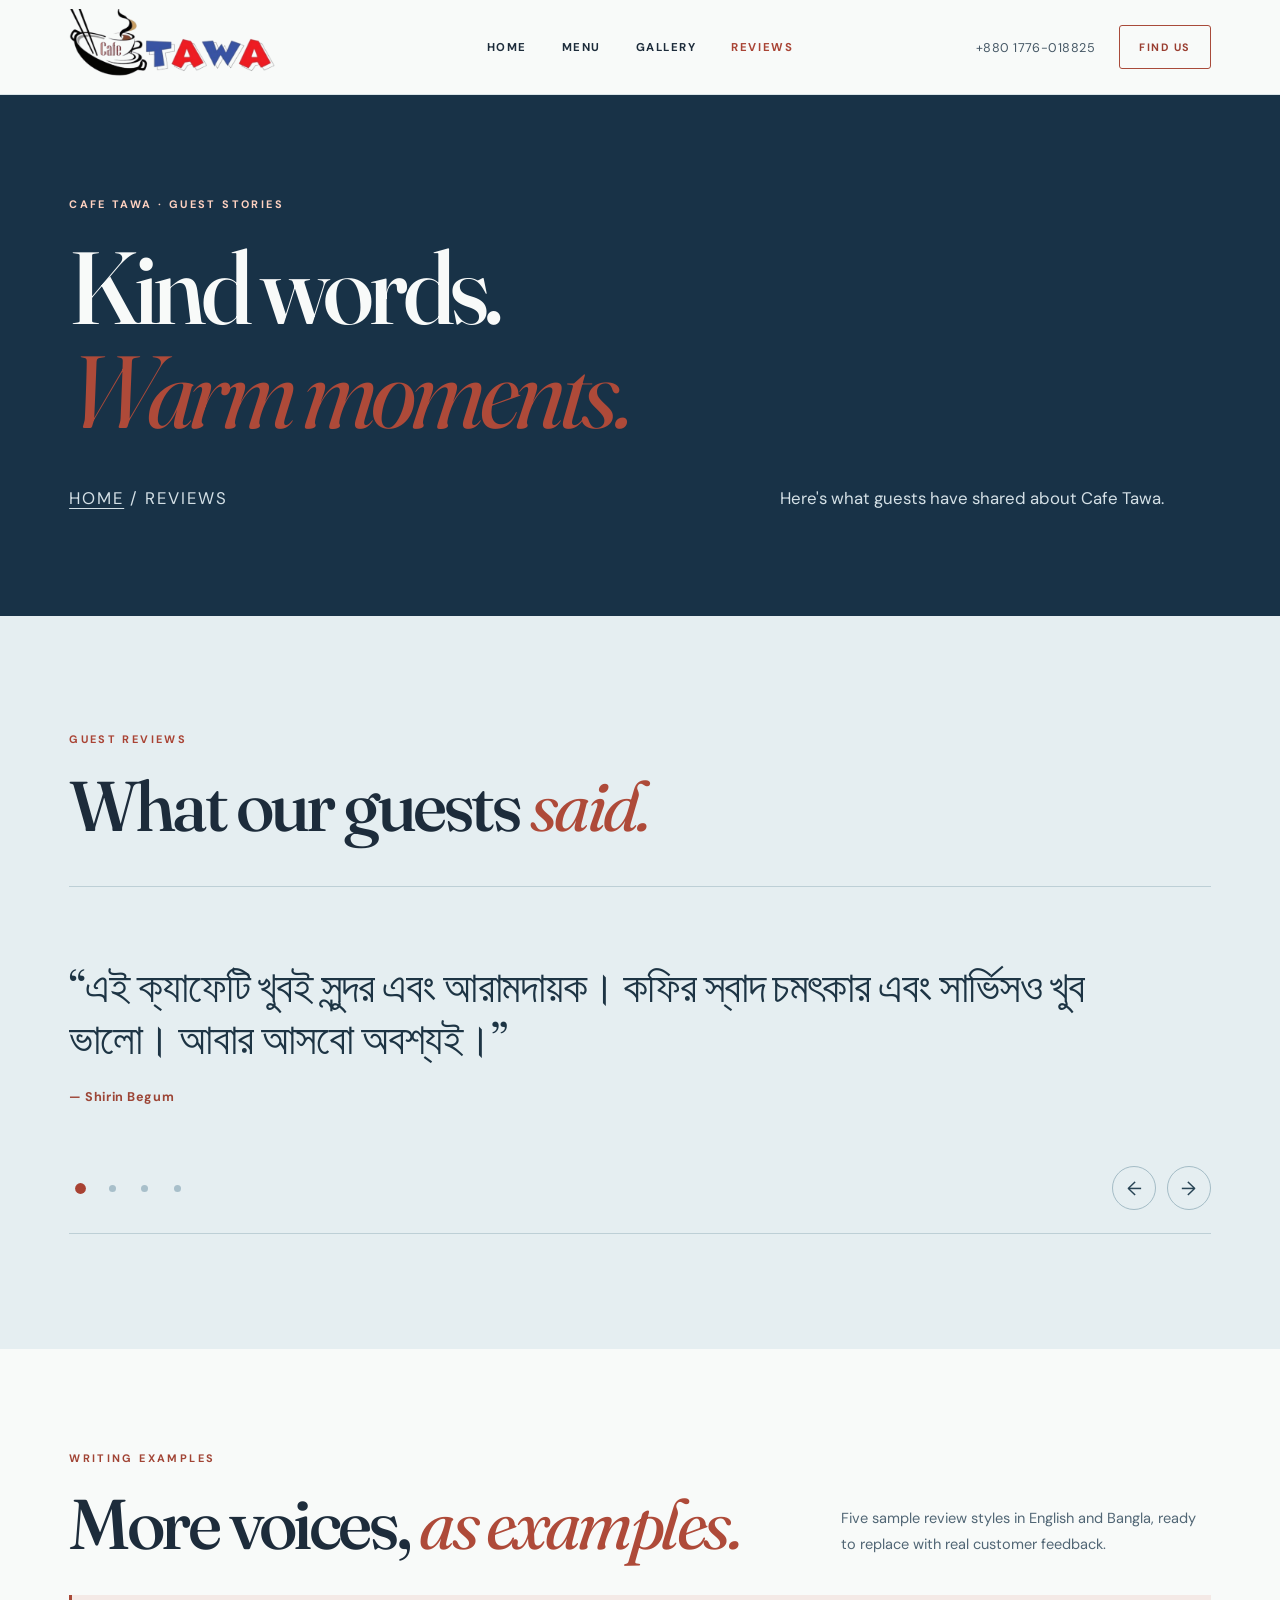
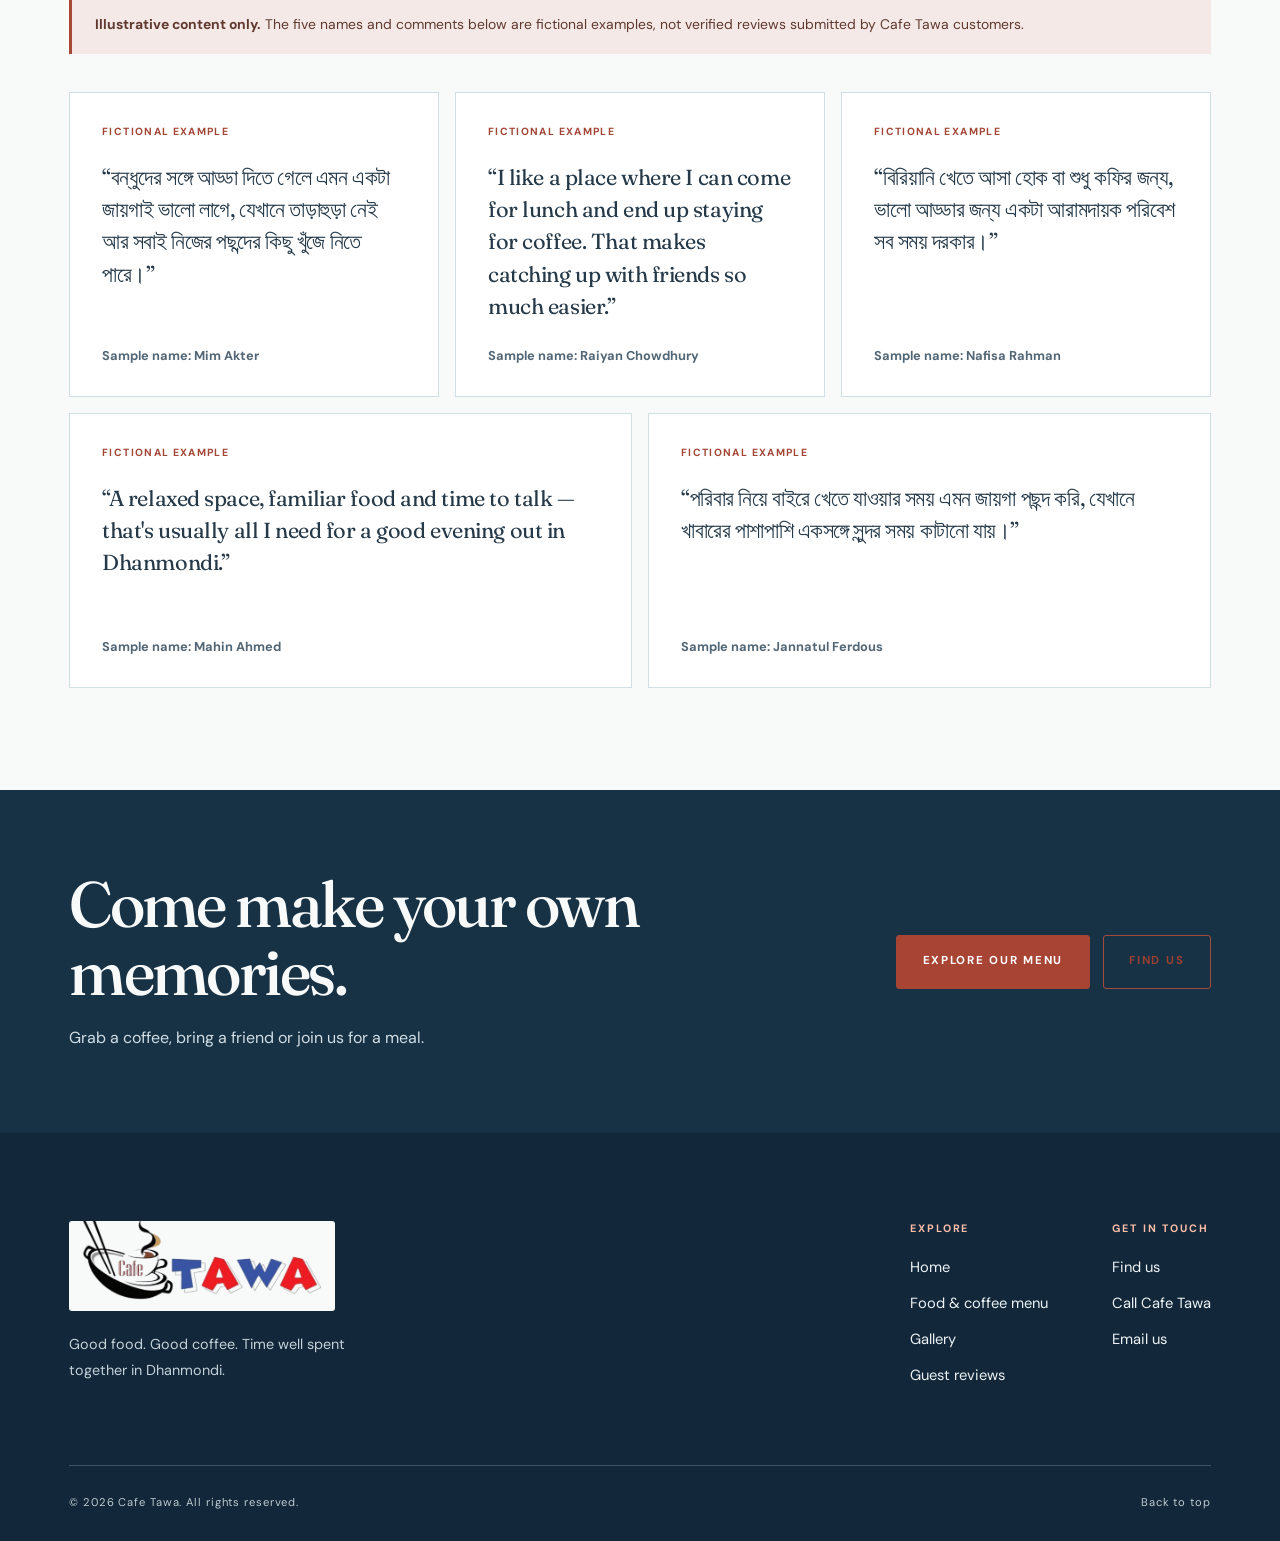
<file: reviews.html>
<!doctype html><html lang="en"><head><meta charset="utf-8"><meta name="viewport" content="width=device-width,initial-scale=1">
<meta name="theme-color" content="#F8FAF9"><meta name="description" content="Read what guests have said about Cafe Tawa, a restaurant and coffee shop in Dhanmondi, Dhaka.">
<link rel="canonical" href="https://cafetawa.com/reviews.html">
<title>Guest Reviews | Cafe Tawa, Dhanmondi</title><link rel="icon" type="image/png" href="images/Summer.png">
<link rel="preconnect" href="https://fonts.googleapis.com"><link rel="preconnect" href="https://fonts.gstatic.com" crossorigin>
<link href="https://fonts.googleapis.com/css2?family=DM+Sans:wght@400;500;600;700&family=Fraunces:ital,opsz,wght@0,9..144,400;0,9..144,500;0,9..144,600;1,9..144,400;1,9..144,500&display=swap" rel="stylesheet">
<link rel="stylesheet" href="css/cafe-tawa.css"><link rel="stylesheet" href="css/cafe-tawa-refresh.css"><link rel="stylesheet" href="css/cafe-tawa-palette.css">
<script src="js/cafe-tawa.js" defer></script></head>
<body id="top"><a class="skip-link" href="#main">Skip to content</a><header class="site-header"><div class="container header__inner">
<a class="brand" href="index.html" aria-label="Cafe Tawa homepage"><img src="images/Summer.png" width="206" height="77" alt="Cafe Tawa logo"></a>
<nav class="header__nav" id="primary-navigation" data-navigation aria-label="Main navigation"><ul class="nav-list">
<li><a href="index.html">Home</a></li><li><a href="menu.html">Menu</a></li><li><a href="moments.html">Gallery</a></li><li><a href="reviews.html" aria-current="page">Reviews</a></li>
</ul></nav><div class="header__actions"><a class="header__phone" href="tel:+8801776018825">+880 1776-018825</a><a class="header__cta" href="index.html#visit">Find us</a>
<button type="button" class="menu-toggle" data-menu-toggle aria-controls="primary-navigation" aria-expanded="false" aria-label="Toggle navigation"><svg aria-hidden="true" viewBox="0 0 24 24" fill="none" stroke="currentColor" stroke-width="1.5" stroke-linecap="round"><path d="M3 7h18M3 12h18M3 17h18"/></svg></button></div></div></header>
<main id="main">
<section class="inner-hero inner-hero--coffee" aria-labelledby="reviews-title"><div class="container inner-hero__grid"><div>
<p class="eyebrow">Cafe Tawa · Guest stories</p><h1 class="section-heading" id="reviews-title">Kind words. <em>Warm moments.</em></h1>
<p class="page-crumb"><a href="index.html">Home</a> / Reviews</p></div>
<p>Here's what guests have shared about Cafe Tawa.</p></div></section>
<section class="review-carousel-section" aria-labelledby="guest-words"><div class="container">
<p class="eyebrow">Guest reviews</p><h2 class="section-heading section-heading--sm" id="guest-words">What our guests <em>said.</em></h2>
<div class="review-carousel" role="region" aria-roledescription="carousel" aria-label="Cafe Tawa guest testimonials" data-review-carousel>
<div class="review-carousel__viewport"><div class="review-carousel__track" data-carousel-track><figure class="review-carousel__slide" data-review-slide aria-roledescription="slide" aria-label="Guest review 1 of 4" aria-hidden="false"><blockquote lang="bn">“এই ক্যাফেটি খুবই সুন্দর এবং আরামদায়ক। কফির স্বাদ চমৎকার এবং সার্ভিসও খুব ভালো। আবার আসবো অবশ্যই।”</blockquote><figcaption>— Shirin Begum</figcaption></figure>
<figure class="review-carousel__slide" data-review-slide aria-roledescription="slide" aria-label="Guest review 2 of 4" aria-hidden="true"><blockquote lang="en">“Great ambiance and quality service. Their espresso and desserts are top-notch. Highly recommended for anyone visiting Dhaka.”</blockquote><figcaption>— Tanvir Hossain</figcaption></figure>
<figure class="review-carousel__slide" data-review-slide aria-roledescription="slide" aria-label="Guest review 3 of 4" aria-hidden="true"><blockquote lang="en">“The coffee and pastries are fresh and delicious. Perfect place for relaxing and taking photos.”</blockquote><figcaption>— Nusrat Jahan</figcaption></figure>
<figure class="review-carousel__slide" data-review-slide aria-roledescription="slide" aria-label="Guest review 4 of 4" aria-hidden="true"><blockquote lang="en">“One of the best coffee shops in Dhaka. The environment is very comfortable and relaxing. Their coffee tastes amazing and the service is very friendly.”</blockquote><figcaption>— Fahim Khan</figcaption></figure></div></div>
<div class="review-carousel__foot"><div class="review-carousel__dots" data-carousel-dots aria-label="Choose a review"></div>
<div class="review-carousel__arrows"><button type="button" data-carousel-prev aria-label="Previous review">←</button><button type="button" data-carousel-next aria-label="Next review">→</button></div></div>
<p class="sr-only" role="status" aria-live="polite" data-carousel-status></p></div>

</div></section>
<section class="example-reviews" id="review-examples" aria-labelledby="review-examples-title"><div class="container"><div class="example-reviews__intro"><div><p class="eyebrow">Writing examples</p><h2 class="section-heading section-heading--sm" id="review-examples-title">More voices, <em>as examples.</em></h2></div><p>Five sample review styles in English and Bangla, ready to replace with real customer feedback.</p></div><p class="example-reviews__notice" role="note"><strong>Illustrative content only.</strong> The five names and comments below are fictional examples, not verified reviews submitted by Cafe Tawa customers.</p><div class="example-reviews__grid"><figure class="example-review"><p class="example-review__tag">Fictional example</p><blockquote lang="bn">“বন্ধুদের সঙ্গে আড্ডা দিতে গেলে এমন একটা জায়গাই ভালো লাগে, যেখানে তাড়াহুড়া নেই আর সবাই নিজের পছন্দের কিছু খুঁজে নিতে পারে।”</blockquote><figcaption>Sample name: Mim Akter</figcaption></figure>
<figure class="example-review"><p class="example-review__tag">Fictional example</p><blockquote lang="en">“I like a place where I can come for lunch and end up staying for coffee. That makes catching up with friends so much easier.”</blockquote><figcaption>Sample name: Raiyan Chowdhury</figcaption></figure>
<figure class="example-review"><p class="example-review__tag">Fictional example</p><blockquote lang="bn">“বিরিয়ানি খেতে আসা হোক বা শুধু কফির জন্য, ভালো আড্ডার জন্য একটা আরামদায়ক পরিবেশ সব সময় দরকার।”</blockquote><figcaption>Sample name: Nafisa Rahman</figcaption></figure>
<figure class="example-review"><p class="example-review__tag">Fictional example</p><blockquote lang="en">“A relaxed space, familiar food and time to talk — that's usually all I need for a good evening out in Dhanmondi.”</blockquote><figcaption>Sample name: Mahin Ahmed</figcaption></figure>
<figure class="example-review"><p class="example-review__tag">Fictional example</p><blockquote lang="bn">“পরিবার নিয়ে বাইরে খেতে যাওয়ার সময় এমন জায়গা পছন্দ করি, যেখানে খাবারের পাশাপাশি একসঙ্গে সুন্দর সময় কাটানো যায়।”</blockquote><figcaption>Sample name: Jannatul Ferdous</figcaption></figure></div></div></section>
<section class="menu-cta"><div class="container menu-cta__grid"><div><h2>Come make your own memories.</h2><p>Grab a coffee, bring a friend or join us for a meal.</p></div>
<div class="menu-cta__actions"><a class="button button--gold" href="menu.html">Explore our menu</a><a class="button button--outline" href="index.html#visit">Find us</a></div></div></section>
</main><footer class="site-footer"><div class="container"><div class="footer__top">
<div class="footer__brand"><a href="index.html" aria-label="Cafe Tawa home"><img src="images/Summer.png" width="240" height="100" loading="lazy" alt="Cafe Tawa logo"></a><p>Good food. Good coffee. Time well spent together in Dhanmondi.</p></div>
<div class="footer__links"><div><h3>Explore</h3><a href="index.html">Home</a><a href="menu.html">Food & coffee menu</a><a href="moments.html">Gallery</a><a href="reviews.html">Guest reviews</a></div>
<div><h3>Get in touch</h3><a href="index.html#visit">Find us</a><a href="tel:+8801776018825">Call Cafe Tawa</a><a href="mailto:admin@cafetawa.com">Email us</a></div></div></div>
<div class="footer__bottom"><span>© <span data-year>2026</span> Cafe Tawa. All rights reserved.</span><a href="#top">Back to top</a></div></div></footer></body></html>
</file>
<file: css/cafe-tawa.css>
/* Cafe Tawa — independent editorial restaurant design, 2026 */
:root {
  color-scheme: light;
  --ink:#24211c;
  --muted:#665f55;
  --paper:#f8f5ef;
  --surface:#f0ebe1;
  --night:#171714;
  --night-soft:#211f1a;
  --gold:#c7a36b;
  --gold-light:#e7d3ad;
  --rule:rgba(36,33,28,.18);
  --rule-inverse:rgba(242,230,209,.18);
  --serif:"Cormorant Garamond",Georgia,"Times New Roman",serif;
  --sans:"DM Sans",Arial,Helvetica,sans-serif;
  --gutter:clamp(1.3rem,5.4vw,6rem);
  --max:1480px;
}
*,*::before,*::after{box-sizing:border-box}
html{scroll-behavior:smooth;scroll-padding-top:100px}
body{margin:0;background:var(--paper);color:var(--ink);font-family:var(--sans);-webkit-font-smoothing:antialiased}
body.menu-open{overflow:hidden}
::selection{background:#d9bb87;color:#171714}
img{max-width:100%;display:block}
a{color:inherit;text-decoration:none}
button{font:inherit}
button,a{-webkit-tap-highlight-color:transparent}
button:focus-visible,a:focus-visible{outline:2px solid var(--gold);outline-offset:5px}
svg{display:block}
h1,h2,h3,p,figure{margin:0}
ul{margin:0;padding:0;list-style:none}
.container{width:min(calc(100% - var(--gutter)*2),var(--max));margin-inline:auto}
.eyebrow{font-size:.68rem;font-weight:700;letter-spacing:.22em;text-transform:uppercase}
.section-heading{font-family:var(--serif);font-size:clamp(3.7rem,7.1vw,7.65rem);font-weight:500;letter-spacing:-.055em;line-height:.86}
.section-heading em,.hero__title em{font-weight:400;color:var(--gold);font-style:italic}
.section-heading--sm{font-size:clamp(3.2rem,5.5vw,6.2rem)}
.text-link{display:inline-flex;align-items:center;gap:1rem;border-bottom:1px solid currentColor;padding:.5rem 0;font-size:.76rem;text-transform:uppercase;letter-spacing:.15em;font-weight:700;transition:gap .25s ease,color .25s ease}
.text-link:hover{gap:1.5rem;color:#986e39}
.text-link svg{width:17px;height:17px}
.button{min-height:54px;display:inline-flex;align-items:center;justify-content:center;gap:1rem;padding:1rem 1.6rem;border:1px solid transparent;font-size:.72rem;text-transform:uppercase;letter-spacing:.15em;font-weight:700;line-height:1.3;transition:background .22s ease,color .22s ease,border-color .22s ease,transform .22s ease;cursor:pointer}
.button:hover{transform:translateY(-2px)}
.button svg{width:17px;height:17px;flex:none}
.button--gold{background:var(--gold);color:#15130e}
.button--gold:hover{background:#e0bf89}
.button--outline{color:#fbf5e9;border-color:rgba(255,255,255,.48);background:transparent}
.button--outline:hover{background:rgba(255,255,255,.09);border-color:white}
.button--dark{background:var(--night);color:#fff}
.button--dark:hover{background:#393024}
.skip-link{position:fixed;z-index:1000;top:-6rem;left:1rem;padding:.9rem 1.2rem;background:#fff;color:#000}
.skip-link:focus{top:1rem}
.site-header{position:relative;z-index:90;background:var(--night);color:#f6eee0;border-bottom:1px solid var(--rule-inverse)}
.header__inner{height:105px;display:grid;grid-template-columns:1fr auto 1fr;align-items:center;gap:2rem}
.brand{width:176px;display:flex;align-items:center;justify-content:flex-start}
.brand img{width:172px;height:89px;object-fit:contain;object-position:center}
.nav-list{display:flex;align-items:center;gap:clamp(1.35rem,2.7vw,3.15rem)}
.nav-list a{display:block;padding:.7rem 0;font-size:.71rem;font-weight:700;letter-spacing:.14em;text-transform:uppercase;transition:color .2s ease}
.nav-list a:hover,.nav-list a[aria-current="page"]{color:var(--gold-light)}
.header__actions{justify-self:end;display:flex;align-items:center;gap:1.5rem}
.header__phone{font-size:.79rem;letter-spacing:.035em;white-space:nowrap}
.header__phone:hover{color:var(--gold-light)}
.header__cta{border:1px solid var(--gold);padding:.9rem 1.2rem;color:var(--gold-light);font-size:.67rem;letter-spacing:.14em;text-transform:uppercase;font-weight:700;white-space:nowrap;transition:background .25s,color .25s}
.header__cta:hover{background:var(--gold);color:var(--night)}
.menu-toggle{display:none;background:none;border:1px solid var(--rule-inverse);color:inherit;width:46px;height:46px;align-items:center;justify-content:center;cursor:pointer}
.menu-toggle svg{width:22px;height:22px}
.hero{min-height:min(760px,calc(100svh - 105px));background:var(--night);color:var(--paper);display:grid;grid-template-columns:53.5% 46.5%;overflow:hidden}
.hero__copy{position:relative;padding:clamp(4rem,8.2vw,8.2rem) clamp(2.3rem,6.8vw,8rem) 5rem max(var(--gutter),calc((100vw - var(--max))/2));display:flex;flex-direction:column;justify-content:center;align-items:flex-start}
.hero__eyebrow{display:flex;align-items:center;gap:1.2rem;color:var(--gold-light);margin-bottom:2rem}
.hero__eyebrow::before{content:"";height:1px;width:38px;background:var(--gold)}
.hero__title{font-family:var(--serif);font-weight:500;letter-spacing:-.055em;line-height:.86;font-size:clamp(4.6rem,8.15vw,10rem);max-width:880px}
.hero__title em{display:block;margin-left:clamp(.5rem,2.4vw,2rem)}
.hero__lead{margin-top:2.7rem;font-size:clamp(.96rem,1.25vw,1.08rem);line-height:1.9;max-width:425px;color:#d0c8ba;font-weight:400}
.hero__buttons{display:flex;flex-wrap:wrap;gap:.8rem;margin-top:2.5rem}
.hero__footnote{margin-top:auto;padding-top:3rem;color:#aba293;font-size:.69rem;letter-spacing:.17em;text-transform:uppercase}
.hero__visual{position:relative;min-height:610px;overflow:hidden}
.hero__visual::after{content:"";position:absolute;inset:0;background:linear-gradient(90deg,rgba(23,23,20,.2),transparent 24%),linear-gradient(0deg,rgba(0,0,0,.4),transparent 42%)}
.hero__visual img{width:100%;height:100%;position:absolute;inset:0;object-fit:cover;object-position:center}
.hero__image-tag{position:absolute;z-index:2;right:var(--gutter);bottom:2.8rem;max-width:240px;border-left:1px solid var(--gold);padding:.2rem 0 .2rem 1.1rem;line-height:1.65;color:white;font-size:.85rem}
.hero__image-tag span{display:block;color:#e5c99e;text-transform:uppercase;letter-spacing:.18em;font-weight:700;font-size:.65rem;margin-bottom:.45rem}
.ticker{background:#ddc69f;overflow:hidden;color:#2e241b;border-block:1px solid #c2a676}
.ticker__inner{min-height:56px;display:flex;align-items:center;justify-content:center;gap:clamp(1.4rem,5vw,6rem);font-size:.69rem;letter-spacing:.16em;text-transform:uppercase;font-weight:700}
.ticker__inner span{white-space:nowrap}
.ticker__inner b{font-size:1.25rem;line-height:1;font-weight:400}
.intro{padding:clamp(6.5rem,12vw,12rem) 0}
.intro__grid{display:grid;grid-template-columns:.82fr 1.18fr;column-gap:clamp(3rem,9vw,11rem);align-items:center}
.intro__meta{align-self:start;display:flex;align-items:center;gap:1.3rem;margin-bottom:2.5rem;color:#96734c}
.intro__meta::before{content:"01";font-family:var(--serif);font-size:1.8rem;letter-spacing:0;line-height:1}
.intro__headline{max-width:660px}
.intro__right{max-width:540px;justify-self:end}
.intro__right p{font-size:clamp(1.02rem,1.5vw,1.25rem);line-height:1.9;color:var(--muted)}
.intro__right p+p{margin-top:1.4rem}
.intro__right .text-link{margin-top:2.15rem;color:var(--ink)}
.feature{padding-bottom:clamp(7rem,11vw,12rem)}
.feature__grid{display:grid;grid-template-columns:1.05fr .95fr;gap:clamp(2rem,7vw,9rem);align-items:center}
.feature__photo{height:clamp(430px,47vw,670px);position:relative;overflow:hidden;background:#e7e0d4}
.feature__photo img{width:100%;height:100%;object-fit:cover}
.feature__photo::after{content:"";position:absolute;inset:0;border:1px solid rgba(0,0,0,.06);pointer-events:none}
.feature__counter{position:absolute;bottom:1.5rem;left:1.5rem;background:var(--paper);padding:.8rem 1rem;min-width:178px;font-family:var(--serif);font-size:1.6rem}
.feature__counter span{display:block;font-family:var(--sans);font-size:.61rem;letter-spacing:.18em;font-weight:700;text-transform:uppercase;margin-top:.15rem}
.feature__copy{padding:1rem 0}
.feature__copy .eyebrow{color:#96734c;margin-bottom:2.1rem}
.feature__copy .section-heading{margin-bottom:2rem}
.feature__copy p{font-size:1.06rem;color:var(--muted);line-height:1.9;max-width:455px}
.feature__copy p+p{margin-top:1.25rem}
.feature__copy .text-link{margin-top:2rem}
.menu-section{background:#211e19;color:var(--paper);padding:clamp(6.5rem,10vw,11rem) 0}
.menu-section__top{display:flex;justify-content:space-between;align-items:end;gap:2rem;padding-bottom:3.5rem;border-bottom:1px solid var(--rule-inverse)}
.menu-section__top .eyebrow{color:#dbba83;margin-bottom:1.7rem}
.menu-section__top .section-heading{max-width:750px}
.menu-section__top p{color:#c9beaf;max-width:300px;font-size:.95rem;line-height:1.8}
.menu-layout{display:grid;grid-template-columns:270px minmax(0,1fr);gap:clamp(2rem,6.5vw,7rem);padding-top:4rem}
.menu-tabs{display:flex;flex-direction:column;align-items:stretch}
.menu-tab{background:none;border:0;border-bottom:1px solid var(--rule-inverse);color:#a9a093;cursor:pointer;text-align:left;display:flex;justify-content:space-between;gap:1rem;padding:1.35rem 0;font-family:var(--serif);font-size:1.9rem;line-height:1;font-weight:500;transition:color .2s}
.menu-tab:first-child{border-top:1px solid var(--rule-inverse)}
.menu-tab small{align-self:center;font-family:var(--sans);font-size:.65rem;letter-spacing:.16em}
.menu-tab:hover,.menu-tab[aria-selected="true"]{color:var(--gold-light)}
.menu-tab[aria-selected="true"] small{color:var(--gold)}
.menu-panel[hidden]{display:none}
.menu-panel__header{display:flex;justify-content:space-between;align-items:baseline;gap:1rem;border-bottom:1px solid var(--rule-inverse);padding-bottom:1.2rem;margin-bottom:1.1rem}
.menu-panel__header h3{font-family:var(--serif);font-size:clamp(2.5rem,4vw,4rem);font-weight:500;letter-spacing:-.035em}
.menu-panel__header span{font-size:.68rem;color:var(--gold-light);letter-spacing:.18em;text-transform:uppercase}
.menu-items{display:grid;grid-template-columns:1fr 1fr;column-gap:clamp(1.5rem,3.5vw,3.7rem)}
.menu-items li{padding:1.3rem 0;border-bottom:1px solid var(--rule-inverse);display:flex;align-items:baseline;justify-content:space-between;gap:1.25rem}
.menu-items__name{font-size:clamp(.9rem,1.25vw,1.03rem);font-weight:500;line-height:1.5}
.menu-items__price{white-space:nowrap;font-size:.93rem;color:var(--gold-light);font-weight:500}
.menu-note{color:#b8aea0;font-size:.8rem;line-height:1.8;margin-top:2.5rem}
.menu-foot{margin-top:3.1rem;display:flex;flex-wrap:wrap;align-items:center;gap:2rem}
.menu-foot .text-link{color:var(--gold-light)}
.spotlight{background:var(--paper);padding:clamp(7rem,10vw,11rem) 0}
.spotlight__header{display:flex;justify-content:space-between;align-items:end;gap:2rem;margin-bottom:3.5rem}
.spotlight__header .eyebrow{color:#926d40;margin-bottom:1.5rem}
.spotlight__header .section-heading{max-width:660px}
.spotlight__header p{font-size:1rem;color:var(--muted);line-height:1.7;max-width:260px}
.spotlight__photos{display:grid;grid-template-columns:1.14fr .86fr;gap:1.2rem;align-items:stretch}
.spotlight__photo{position:relative;overflow:hidden;background:#e5dfd4}
.spotlight__photo--food{height:clamp(340px,40vw,595px)}
.spotlight__photo--coffee{height:clamp(340px,40vw,595px)}
.spotlight__photo img{height:100%;width:100%;object-fit:cover;transition:transform .7s cubic-bezier(.2,.65,.3,1)}
.spotlight__photo:hover img{transform:scale(1.045)}
.spotlight__photo figcaption{position:absolute;bottom:0;left:0;right:0;padding:3.5rem 2rem 1.7rem;background:linear-gradient(transparent,rgba(0,0,0,.73));font-family:var(--serif);font-size:clamp(1.7rem,2.9vw,3rem);color:#fff}
.spotlight__photo figcaption span{display:block;font-family:var(--sans);font-size:.65rem;letter-spacing:.17em;text-transform:uppercase;color:#e1c69c;font-weight:700;margin-bottom:.35rem}
.visit{background:#eae2d4;padding:clamp(6rem,9vw,10rem) 0}
.visit__grid{display:grid;grid-template-columns:1fr 1fr;gap:clamp(2rem,9vw,9rem)}
.visit__intro .eyebrow{color:#8c673b;margin-bottom:1.9rem}
.visit__intro .section-heading{margin-bottom:2rem}
.visit__intro p{font-size:1.04rem;color:#665b4c;line-height:1.85;max-width:445px}
.visit__actions{display:flex;flex-wrap:wrap;gap:.8rem;margin-top:2.6rem}
.visit__details{padding-top:.5rem}
.visit__detail{padding:1.8rem 0;border-bottom:1px solid rgba(56,47,35,.19);display:grid;grid-template-columns:130px 1fr;gap:1.6rem;align-items:start}
.visit__detail:first-child{border-top:1px solid rgba(56,47,35,.19)}
.visit__detail dt{font-size:.66rem;letter-spacing:.17em;text-transform:uppercase;font-weight:700;color:#816d54;padding-top:.35rem}
.visit__detail dd{margin:0;font-size:1rem;line-height:1.85}
.visit__detail a{text-decoration:underline;text-decoration-color:rgba(0,0,0,.3);text-underline-offset:5px}
.visit__detail a:hover{color:#91663c}
.site-footer{background:#171714;color:#efe9dc;padding:5.5rem 0 2rem}
.footer__top{display:flex;justify-content:space-between;align-items:start;gap:3rem;padding-bottom:4rem}
.footer__brand{max-width:380px}
.footer__brand img{width:230px;height:auto;margin-left:-16px}
.footer__brand p{margin-top:1.3rem;color:#b5ad9e;font-size:.9rem;line-height:1.8}
.footer__links{display:flex;gap:clamp(2rem,5vw,6rem)}
.footer__links h3{font-size:.67rem;letter-spacing:.18em;text-transform:uppercase;color:var(--gold);margin-bottom:1.4rem}
.footer__links a{display:block;margin-bottom:1rem;font-size:.92rem}
.footer__links a:hover{color:var(--gold-light)}
.footer__bottom{border-top:1px solid var(--rule-inverse);padding-top:1.8rem;display:flex;align-items:center;justify-content:space-between;gap:1rem;color:#a69f92;font-size:.7rem;letter-spacing:.08em}
.footer__bottom a:hover{color:var(--gold-light)}
@media (min-width:1500px){.hero__copy{padding-left:max(var(--gutter),calc((100vw - 1480px)/2))}}
@media (max-width:1150px){
 .header__inner{grid-template-columns:1fr auto}
 .header__nav{position:absolute;top:100%;left:0;right:0;background:#1c1b18;padding:1.5rem var(--gutter) 2rem;border-top:1px solid var(--rule-inverse);box-shadow:0 16px 24px rgba(0,0,0,.15);display:none}
 .header__nav.is-open{display:block}
 .nav-list{flex-direction:column;align-items:flex-start;gap:.5rem}
 .nav-list a{font-size:.88rem;padding:.7rem 0}
 .header__actions{grid-column:2;grid-row:1}
 .menu-toggle{display:flex}
 .header__phone{display:none}
 .hero{grid-template-columns:55% 45%}
 .hero__copy{padding-right:3rem}
 .hero__title{font-size:clamp(4.5rem,8.6vw,7.8rem)}
 .menu-layout{grid-template-columns:210px minmax(0,1fr)}
}
@media (max-width:820px){
 .site-header .header__inner{height:85px}
 .brand{width:142px}
 .brand img{width:142px;height:76px}
 .hero{display:flex;flex-direction:column;min-height:auto}
 .hero__copy{padding:5rem var(--gutter) 4rem;min-height:620px}
 .hero__title{font-size:clamp(5rem,13vw,8.5rem)}
 .hero__visual{min-height:430px}
 .hero__footnote{margin-top:3rem;padding-top:0}
 .hero__image-tag{bottom:1.8rem}
 .intro__grid{grid-template-columns:1fr;gap:2.5rem}
 .intro__right{justify-self:start}
 .feature__grid{grid-template-columns:1fr;gap:3rem}
 .feature__photo{height:min(75vw,600px)}
 .feature__copy{padding:0}
 .menu-section__top{display:block}
 .menu-section__top p{margin-top:2rem}
 .menu-layout{grid-template-columns:1fr;gap:2.5rem;padding-top:2.4rem}
 .menu-tabs{flex-direction:row;overflow-x:auto;gap:1.8rem;scrollbar-width:thin}
 .menu-tab{flex:none;white-space:nowrap;font-size:1.65rem;border-top:0!important}
 .spotlight__header{display:block}
 .spotlight__header p{margin-top:2rem}
 .visit__grid{grid-template-columns:1fr;gap:3rem}
 .footer__top{flex-direction:column}
}
@media (max-width:560px){
 :root{--gutter:1.35rem}
 .header__inner{gap:.8rem}
 .header__cta{display:none}
 .hero__copy{min-height:560px;padding-top:4rem}
 .hero__title{font-size:clamp(4.8rem,17vw,7rem)}
 .hero__lead{margin-top:2.1rem;font-size:.98rem}
 .hero__buttons{width:100%;flex-direction:column;align-items:stretch}
 .hero__buttons .button{width:100%}
 .hero__visual{min-height:345px}
 .ticker__inner{justify-content:flex-start;width:max-content;gap:1.2rem;padding-inline:1.35rem}
 .ticker__inner span{font-size:.64rem}
 .intro{padding:5.5rem 0}
 .section-heading{font-size:clamp(3.7rem,15vw,5.6rem)}
 .feature{padding-bottom:6rem}
 .feature__photo{height:375px}
 .menu-section{padding:5.5rem 0}
 .menu-section__top{padding-bottom:2rem}
 .menu-items{grid-template-columns:1fr}
 .menu-items li{padding:1.12rem 0}
 .menu-foot{align-items:flex-start;flex-direction:column;gap:1.2rem}
 .spotlight{padding:5.5rem 0}
 .spotlight__photos{grid-template-columns:1fr;gap:.85rem}
 .spotlight__photo--food{height:360px}
 .spotlight__photo--coffee{height:290px}
 .spotlight__photo figcaption{padding:2.7rem 1.3rem 1.3rem}
 .visit{padding:5rem 0}
 .visit__detail{grid-template-columns:1fr;gap:.45rem;padding:1.3rem 0}
 .visit__actions{flex-direction:column;align-items:stretch}
 .footer__links{flex-wrap:wrap;gap:2.5rem}
 .footer__bottom{align-items:flex-start;flex-direction:column}
}
@media (prefers-reduced-motion:reduce){
 *,*::before,*::after{scroll-behavior:auto!important;animation-duration:.01ms!important;transition-duration:.01ms!important}
}
</file>
<file: css/cafe-tawa-refresh.css>
/* Cafe Tawa refresh — welcoming restaurant and coffeehouse identity */
:root {
  --ink:#292820;
  --muted:#645f56;
  --paper:#fcf8f1;
  --surface:#efe9de;
  --night:#302a24;
  --night-soft:#3a3129;
  --gold:#c45e43;
  --gold-light:#ffd6b7;
  --rule:rgba(54,42,30,.19);
  --rule-inverse:rgba(255,244,226,.19);
  --serif:"Fraunces",Georgia,serif;
  --sans:"DM Sans",Arial,sans-serif;
}
html{scroll-behavior:smooth}
body{background:var(--paper)}
.site-header{background:#fcf8f1;color:#292820;border-bottom:1px solid #e7dfd2;position:sticky;top:0}
.header__inner{height:94px}
.brand{width:206px;height:77px;overflow:hidden}
.brand img{width:206px;height:77px;max-width:none;object-fit:cover;object-position:center}
.header__phone{color:#484038}
.header__cta{color:#a9432e;border-color:#bf6048;border-radius:3px}
.header__cta:hover{color:#fff;background:#a9432e}
.nav-list a:hover,.nav-list a[aria-current="page"]{color:#ac4b38}
.menu-toggle{border-color:#d0c3b4;color:#322b24;border-radius:3px}
.hero{background:#f4ebdf;color:#28251f;grid-template-columns:52% 48%}
.hero__copy{padding-top:clamp(4rem,7vw,8rem);padding-bottom:4rem}
.hero__title{font-weight:500;letter-spacing:-.057em;line-height:.97;font-size:clamp(4.1rem,6.8vw,8.25rem)}
.hero__title em,.section-heading em{color:#b3533b}
.hero__eyebrow{color:#9f4a32}
.hero__eyebrow::before{background:#b3533b}
.hero__lead{color:#62584d;font-size:clamp(1rem,1.27vw,1.1rem);max-width:470px}
.hero__footnote{color:#8a7a69}
.hero__image-tag{background:rgba(42,34,26,.79);padding:1rem 1.2rem;border-left:3px solid #e5a57a}
.hero__image-tag span{color:#ffd0a7}
.button--gold{background:#ad4836;color:#fff;border-radius:3px}
.button--gold:hover{background:#903e2d}
.button--outline{border-color:#a75a43;color:#8e412d;border-radius:3px}
.button--outline:hover{background:#b4513c;color:#fff;border-color:#b4513c}
.button--dark{background:#40342b;border-radius:3px}
.ticker{background:#e8d7c0;border-block-color:#dec7aa}
.ticker__inner{min-height:52px;color:#594135}
.section-heading{letter-spacing:-.05em;line-height:1.01}
.intro__meta,.feature__copy .eyebrow,.spotlight__header .eyebrow,.visit__intro .eyebrow{color:#ad543b}
.feature__counter{font-weight:500}
.feature__photo{border-radius:4px}
.menu-section{background:#392d24}
.menu-section__top .eyebrow{color:#ecb48b}
.menu-tab:hover,.menu-tab[aria-selected="true"]{color:#f3bd99}
.menu-panel__header span,.menu-items__price{color:#ffceaa}
.menu-foot .text-link{color:#ffcca6}
.spotlight__photo{border-radius:4px}
.visit{background:#f1e8dd}
.visit__intro .eyebrow{color:#ad543b}
.visit__detail a:hover{color:#aa4b37}
.site-footer{background:#302922}
.footer__links h3{color:#e7ab80}
.footer__brand img{width:240px;height:100px;margin-left:-12px;object-fit:cover;object-position:center}
.footer__brand p{margin-top:1rem}
.site-header .header__nav.is-open{background:#faf5ed;color:#2c2821}
.site-header .header__nav{background:#faf5ed}
.header__nav.is-open{box-shadow:0 15px 24px rgba(42,32,20,.12)}
/* Extended global page elements */
.inner-hero{padding:clamp(5.2rem,8vw,8rem) 0;background:#efe6d9}
.inner-hero--coffee{background:#3d3027;color:#fff1e5}
.inner-hero .eyebrow{color:#aa4b33;margin-bottom:1.55rem}
.inner-hero--coffee .eyebrow{color:#efbe99}
.inner-hero__grid{display:grid;grid-template-columns:1.2fr .8fr;gap:4rem;align-items:end}
.inner-hero .section-heading{font-size:clamp(4.1rem,8vw,9rem)}
.inner-hero p:not(.eyebrow){color:var(--muted);font-size:1.05rem;line-height:1.85;max-width:490px}
.inner-hero--coffee p:not(.eyebrow){color:#dccfc0}
.page-crumb{font-size:.7rem;letter-spacing:.12em;text-transform:uppercase;margin-top:2.5rem}
.page-crumb a{text-decoration:underline;text-underline-offset:4px}
.subnav{display:flex;gap:.6rem;flex-wrap:wrap;margin:2rem 0 0}
.subnav a{display:inline-block;padding:.8rem 1.1rem;background:#fff8ee;border:1px solid #dcd0c0;border-radius:3px;font-size:.72rem;font-weight:700;letter-spacing:.08em;text-transform:uppercase}
.subnav a:hover{background:#f0ddd0;border-color:#bc987a}
.plate-spotlight{display:grid;grid-template-columns:repeat(3,minmax(0,1fr));gap:1rem;margin:4rem 0 0}
.plate-spotlight figure{position:relative;overflow:hidden;min-height:230px;border-radius:4px;background:#e5dbcd}
.plate-spotlight img{width:100%;height:100%;object-fit:cover;position:absolute;inset:0}
.plate-spotlight figcaption{position:absolute;inset:auto 0 0;padding:3rem 1.15rem 1.2rem;background:linear-gradient(transparent,rgba(0,0,0,.69));font-family:var(--serif);font-size:1.25rem;color:#fff}
.menu-catalog{padding:clamp(4.5rem,8vw,8rem) 0}
.menu-catalog__group{scroll-margin-top:130px;padding:0 0 4.4rem;margin:0 0 4.4rem;border-bottom:1px solid #ded5c9}
.menu-catalog__group:last-child{margin-bottom:0;border:0}
.menu-catalog__head{display:flex;align-items:end;gap:3rem;justify-content:space-between;margin-bottom:1.9rem}
.menu-catalog__head h2{font-family:var(--serif);font-size:clamp(2.8rem,5vw,5.3rem);line-height:1.04;letter-spacing:-.05em;font-weight:500}
.menu-catalog__head .eyebrow{color:#a24830;margin-bottom:.8rem}
.menu-catalog__head p{max-width:330px;color:#72685d;line-height:1.75;font-size:.9rem}
.catalog-grid{display:grid;grid-template-columns:repeat(3,minmax(0,1fr));gap:.85rem}
.catalog-item{display:flex;flex-direction:column;justify-content:space-between;gap:1.7rem;background:#fffdf8;border:1px solid #e6d9ca;border-radius:4px;padding:1.5rem;min-height:154px}
.catalog-item h3{font-family:var(--serif);font-size:1.65rem;line-height:1.11;letter-spacing:-.035em;font-weight:500}
.catalog-item p{font-size:.81rem;color:#71665b;line-height:1.65;margin-top:.6rem}
.catalog-item__bottom{display:flex;justify-content:space-between;align-items:end;gap:.7rem}
.catalog-item__price{font-weight:700;font-size:1.05rem;color:#b04b37;white-space:nowrap}
.catalog-item__tag{font-size:.64rem;font-weight:700;letter-spacing:.07em;text-transform:uppercase;color:#7a7165}
.catalog-item--legacy{background:#f5eee3;border-style:dashed}
.catalog-item--legacy .catalog-item__price{font-size:.76rem}
.menu-accuracy{display:flex;gap:2.5rem;justify-content:space-between;align-items:center;padding:2rem 2.4rem;background:#e9d9c5;border-radius:4px;margin-top:3.5rem}
.menu-accuracy p{max-width:770px;color:#5d4d40;line-height:1.7;font-size:.88rem}
.menu-accuracy strong{display:block;margin-bottom:.5rem;font-size:.83rem}
.menu-accuracy .text-link{white-space:nowrap}
.menu-cta{padding:5rem 0;background:#34291f;color:#fff1e6}
.menu-cta__grid{display:flex;align-items:center;justify-content:space-between;gap:3rem}
.menu-cta h2{font-family:var(--serif);font-size:clamp(3rem,5vw,5.5rem);font-weight:500;letter-spacing:-.04em;line-height:1.05;max-width:670px}
.menu-cta p{line-height:1.8;margin-top:1.2rem;color:#d5c7b5}
.menu-cta__actions{display:flex;gap:.8rem;flex-wrap:wrap}
.review-carousel-section{background:#f2e8da;padding:clamp(5rem,9vw,9rem) 0}
.review-carousel-section .eyebrow{color:#a34e36;margin-bottom:1.5rem}
.review-carousel-section .section-heading{max-width:860px}
.review-carousel{position:relative;margin-top:2.8rem;border-top:1px solid #cdbcaa;border-bottom:1px solid #cdbcaa;padding:2.6rem 0 1.4rem;overflow:hidden}
.review-carousel__viewport{overflow:hidden}
.review-carousel__track{display:flex;transition:transform .65s cubic-bezier(.25,.75,.3,1)}
.review-carousel__slide{flex:0 0 100%;min-width:0;padding-right:4rem;min-height:210px;display:flex;flex-direction:column;align-items:flex-start;justify-content:center}
.review-carousel__slide blockquote{margin:0;color:#342c26;font-family:var(--serif);font-size:clamp(1.75rem,3.35vw,3.4rem);line-height:1.22;letter-spacing:-.025em;max-width:1030px}
.review-carousel__slide figcaption{margin-top:1.4rem;font-size:.79rem;font-weight:700;letter-spacing:.045em;color:#8a4d3a}
.review-carousel__foot{display:flex;align-items:center;justify-content:space-between;margin-top:1.75rem}
.review-carousel__dots{display:flex;align-items:center;gap:.65rem}
.review-carousel__dot{border:0;padding:0;width:22px;height:22px;background:transparent;cursor:pointer;display:grid;place-items:center}
.review-carousel__dot::after{content:"";width:7px;height:7px;border-radius:50%;background:#c9ae9c;transition:transform .2s,background .2s}
.review-carousel__dot[aria-current="true"]::after{background:#aa4e35;transform:scale(1.55)}
.review-carousel__arrows{display:flex;gap:.65rem}
.review-carousel__arrows button{width:44px;height:44px;border:1px solid #bcb09f;background:none;color:#3a3029;cursor:pointer;border-radius:50%;font-size:1.2rem}
.review-carousel__arrows button:hover{background:#432d24;color:#fff}
.review-carousel__notice{font-size:.7rem;color:#827262;margin-top:1.4rem}
.review-page-archive{padding:5rem 0;background:#fffaf3}
.review-page-archive__grid{display:grid;grid-template-columns:repeat(2,1fr);gap:2rem 5rem}
.review-page-archive blockquote{font-family:var(--serif);font-size:1.5rem;line-height:1.4}
.review-page-archive figure{border-top:1px solid #d6cabe;padding:1.7rem 0}
.review-page-archive figcaption{font-size:.75rem;font-weight:700;margin-top:1.3rem;color:#a34e36}
@media(max-width:1150px){
 .header__nav{background:#fcf8f1}
 .header__nav.is-open{background:#fcf8f1}
}
@media(max-width:820px){
 .inner-hero__grid{grid-template-columns:1fr;gap:2.2rem}
 .catalog-grid{grid-template-columns:repeat(2,minmax(0,1fr))}
 .plate-spotlight{gap:.6rem}
 .menu-accuracy{align-items:start;flex-direction:column}
 .menu-cta__grid{align-items:start;flex-direction:column}
}
@media(max-width:560px){
 .site-header .header__inner{height:80px}
 .brand{height:64px;width:168px}
 .brand img{width:168px;height:64px}
 .hero__copy{min-height:0}
 .hero__title{font-size:clamp(3.85rem,13.5vw,6rem);line-height:1}
 .hero__visual{min-height:390px}
 .ticker__inner{width:auto;flex-wrap:wrap;justify-content:center;gap:1rem;padding-block:1rem}
 .ticker__inner span{white-space:normal;text-align:center}
 .ticker__inner b{display:none}
 .inner-hero{padding:4rem 0}
 .inner-hero .section-heading{font-size:clamp(3.8rem,13vw,6rem)}
 .catalog-grid{grid-template-columns:1fr}
 .catalog-item{min-height:116px}
 .menu-catalog__head{display:block}
 .menu-catalog__head p{margin-top:1.1rem}
 .plate-spotlight{grid-template-columns:1fr 1fr}
 .plate-spotlight figure{min-height:180px}
 .plate-spotlight figure:last-child{display:none}
 .menu-accuracy{padding:1.4rem}
 .review-carousel__slide{padding-right:.8rem;min-height:275px}
 .review-carousel__slide blockquote{font-size:clamp(1.65rem,6vw,2.25rem)}
 .review-page-archive__grid{grid-template-columns:1fr}
 .menu-cta__actions{width:100%;flex-direction:column}
}
@media(prefers-reduced-motion:reduce){.review-carousel__track,.moments-photo img{transition:none!important}}

/* Homepage menu shortcuts, gallery finishing and keyboard utilities */
.sr-only{position:absolute!important;width:1px!important;height:1px!important;padding:0!important;margin:-1px!important;overflow:hidden!important;clip:rect(0,0,0,0)!important;white-space:nowrap!important;border:0!important}
.home-menu-categories{display:grid;grid-template-columns:repeat(2,minmax(0,1fr));gap:0 3.2rem;margin:3rem 0 1.5rem}
.home-menu-categories a{display:grid;grid-template-columns:2rem 1fr auto;gap:1.25rem;align-items:center;border-bottom:1px solid rgba(255,244,226,.21);padding:1.5rem 0;transition:color .2s}
.home-menu-categories a:hover{color:#ffbd90}
.home-menu-categories span,.home-menu-categories small{font-size:.65rem;letter-spacing:.12em;text-transform:uppercase;color:#f1b08a}
.home-menu-categories strong{font-family:var(--serif);font-size:clamp(1.45rem,2.5vw,2.45rem);font-weight:500;letter-spacing:-.035em}
.home-menu-categories small{color:#c9ad95}
.menu-section .menu-foot{padding-top:1rem}
.review-carousel-section>.container>.text-link{margin-top:2rem;color:#9b4936}
.gallery-review-intro{font-size:1rem;line-height:1.85;max-width:580px;color:var(--muted);margin:1.3rem 0 2.2rem}
.moments-hero{background:#3a3028}
.moments-hero .eyebrow{color:#e6b18e}
.moments-gallery{background:#fffaf4}
.moments-section__head .eyebrow{color:#ad573d}
.moments-photo{border-radius:3px}
.moments-cta{background:#342b22}
.moments-cta .eyebrow{color:#ffd3b3}
.moments-cta__actions .button--outline{color:#fff4e7;border-color:#bba392}
.moments-cta__actions .button--outline:hover{background:#574031}
.review-carousel__slide:focus{outline:none}
@media(max-width:820px){
 .home-menu-categories{gap:0 1.8rem}
 .home-menu-categories a{gap:.8rem;grid-template-columns:1.2rem 1fr}
 .home-menu-categories small{display:none}
}
@media(max-width:560px){
 .home-menu-categories{grid-template-columns:1fr;margin-top:2rem}
 .home-menu-categories a{padding:1.2rem 0;grid-template-columns:1.2rem 1fr auto}
 .home-menu-categories small{display:block}
 .home-menu-categories strong{font-size:1.6rem}
 .menu-section .menu-foot .button{width:100%}
 .review-carousel-section .section-heading{font-size:3.15rem}
}
/* Keep the original dark cup lettering readable in the footer */
.footer__brand>a{display:inline-block;background:#fcf8f1;border-radius:3px;padding:0 .8rem}
.footer__brand img{margin-left:0;width:240px;height:90px}
.site-footer .footer__brand p{max-width:310px}
@media(max-width:560px){.footer__brand img{width:205px;height:78px}}

/* Quiet, customer-facing menu presentation */
.catalog-item__bottom{justify-content:flex-end}
.catalog-item--legacy{background:#fffdf8;border-style:solid;min-height:110px}
.menu-accuracy--quiet{background:transparent;border-top:1px solid #d9cec0;border-radius:0;padding:1.5rem 0;margin-top:2.5rem}
.menu-accuracy--quiet p{max-width:550px}
</file>
<file: css/cafe-tawa-palette.css>
/* Cafe Tawa — midnight blue / pearl / coral brand palette.
   Intentionally inherits Fraunces and DM Sans from cafe-tawa-refresh.css. */
:root{
  --ink:#1D2C3B;
  --muted:#596B79;
  --paper:#F8FAF9;
  --surface:#EAF0F2;
  --night:#162B3E;
  --night-soft:#223E50;
  --gold:#AF4937;
  --gold-light:#F6CFC1;
  --rule:rgba(22,43,62,.17);
  --rule-inverse:rgba(237,245,249,.21);
}
::selection{background:#C7DDE4;color:#162B3E}
body{background:var(--paper);color:var(--ink)}
a:focus-visible,button:focus-visible{outline-color:#B14B3A}
.site-header{background:#F8FAF9;color:#1D2C3B;border-color:#DAE4E7}
.site-header .header__nav,.site-header .header__nav.is-open{background:#F8FAF9;color:#1D2C3B}
.header__nav.is-open{box-shadow:0 14px 25px rgba(15,40,59,.12)}
.header__phone{color:#455765}
.header__cta{color:#993D30;border-color:#A84A3A}
.header__cta:hover{background:#A54433;color:white}
.nav-list a:hover,.nav-list a[aria-current="page"]{color:#A94435}
.menu-toggle{border-color:#C6D7DE;color:#24394A}
.hero{background:#EAF0F2;color:#1A2C3C}
.hero__lead{color:#516675}
.hero__title em,.section-heading em{color:#AE4A39}
.hero__eyebrow{color:#A94335}
.hero__eyebrow::before{background:#B65543}
.hero__footnote{color:#667988}
.hero__image-tag{background:rgba(15,35,52,.86);border-left-color:#EEAB94;color:#FFFFFF}
.hero__image-tag span{color:#FFD5C8}
.button--gold{background:#A74434;color:white;border-color:#A74434}
.button--gold:hover{background:#8C3529;border-color:#8C3529}
.button--outline{border-color:#A34B3B;color:#994131}
.button--outline:hover{background:#A74434;color:white;border-color:#A74434}
.button--dark{background:#172E41;color:white}
.button--dark:hover{background:#2D5267}
.ticker{background:#D7E5EA;border-color:#C9DBE1}
.ticker__inner{color:#294457}
.intro__meta,.feature__copy .eyebrow,.spotlight__header .eyebrow,.visit__intro .eyebrow{color:#A94435}
.intro__right p,.feature__copy p,.spotlight__header p{color:var(--muted)}
.feature__photo,.spotlight__photo,.plate-spotlight figure{background:#DCE8EC}
.menu-section{background:#193247;color:#F7FAFA}
.menu-section__top .eyebrow,.menu-panel__header span,.menu-items__price,.menu-foot .text-link{color:#FFCEBC}
.menu-tab:hover,.menu-tab[aria-selected="true"]{color:#FFCEBC}
.home-menu-categories a{border-bottom-color:rgba(241,248,251,.2)}
.home-menu-categories a:hover{color:#FFD1BF}
.home-menu-categories span,.home-menu-categories small{color:#FFD3C4}
.home-menu-categories small{color:#BED1DB}
.visit{background:#E6EEF1;color:#1E3243}
.visit__detail{border-color:#C5D4DA}
.visit__detail:first-child{border-color:#C5D4DA}
.visit__detail dt{color:#556D7C}
.visit__intro p{color:#546B79}
.visit__detail a:hover{color:#A54434}
.spotlight,.moments-gallery{background:#F8FAF9}
.moments-section__head .eyebrow{color:#A54737}
.site-footer{background:#122739;color:#EDF3F6}
.site-footer .footer__brand p{color:#C3D2DA}
.footer__links h3{color:#FFBEA8}
.footer__bottom{color:#BCCBD2}
.footer__brand>a{background:#F8FAF9}
.inner-hero{background:#EAF0F2;color:#1C3446}
.inner-hero--coffee,.moments-hero{background:#183247;color:#F8FAF9}
.inner-hero .eyebrow,.menu-catalog__head .eyebrow,.review-carousel-section .eyebrow{color:#A94334}
.inner-hero--coffee .eyebrow,.moments-hero .eyebrow{color:#FFD2C1}
.inner-hero p:not(.eyebrow){color:#5F7280}
.inner-hero--coffee p:not(.eyebrow),.moments-hero__layout>p{color:#D4E0E6}
.page-crumb{color:inherit}
.subnav a{background:#FAFCFC;border-color:#CBDCE2;color:#243C4C}
.subnav a:hover{background:#DCEAF0;border-color:#9AB6C3}
.menu-catalog{background:#F8FAF9}
.menu-catalog__group{border-color:#D2E0E5}
.menu-catalog__head p,.catalog-item p{color:#5D707E}
.catalog-item,.catalog-item--legacy{background:#FFFFFF;border-color:#D5E2E7}
.catalog-item__price{color:#A74334}
.catalog-item__tag{color:#647988}
.menu-accuracy{background:#DDEAEF}
.menu-accuracy p{color:#4B6472}
.menu-accuracy--quiet{background:transparent;border-top-color:#CBDCE2}
.menu-cta,.moments-cta{background:#173145;color:#F8FAF9}
.menu-cta p{color:#D1DEE5}
.review-carousel-section{background:#E5EEF1}
.review-carousel{border-color:#BDCFD6}
.review-carousel__slide blockquote{color:#1D3444}
.review-carousel__slide figcaption{color:#9C4536}
.review-carousel__dot::after{background:#A8BFCA}
.review-carousel__dot[aria-current="true"]::after{background:#A84233}
.review-carousel__arrows button{border-color:#A4BCC6;color:#274354}
.review-carousel__arrows button:hover{background:#1B3A50;color:white}
.review-carousel__notice{color:#607684}
.review-carousel-section>.container>.text-link{color:#9C4334}
.review-page-archive{background:#F8FAF9}
.review-page-archive figure{border-color:#CCDCE3}
.review-page-archive figcaption{color:#A44A3A}
.moments-photo{background:#D5E1E5}
.moments-cta .eyebrow{color:#FFD2C2}
.moments-cta__actions .button--outline{color:#F5F9FA;border-color:#A4B8C4}
.moments-cta__actions .button--outline:hover{background:#2B5067;border-color:#D4E1E7}
.sr-only{position:absolute!important;width:1px!important;height:1px!important;padding:0!important;margin:-1px!important;overflow:hidden!important;clip:rect(0,0,0,0)!important;white-space:nowrap!important;border:0!important}
/* Sample text is plainly separated from historical testimonials. */
.example-reviews{padding:clamp(5rem,8vw,8rem) 0;background:#F8FAF9}
.example-reviews__intro{display:flex;justify-content:space-between;align-items:end;gap:2rem;margin-bottom:2.3rem}
.example-reviews__intro .eyebrow{color:#A14435;margin-bottom:1.4rem}
.example-reviews__intro>p{font-size:.91rem;line-height:1.8;color:#516675;max-width:370px}
.example-reviews__notice{border-left:3px solid #A84938;background:#F4E9E6;color:#60392F;padding:1.1rem 1.4rem;margin-bottom:2.4rem;font-size:.87rem;line-height:1.65}
.example-reviews__grid{display:grid;grid-template-columns:repeat(6,minmax(0,1fr));gap:1rem}
.example-review{grid-column:span 2;background:#FFFFFF;border:1px solid #D1DEE3;padding:clamp(1.5rem,2.5vw,2.5rem);min-height:275px;display:flex;flex-direction:column;gap:1.5rem}
.example-review:nth-child(4),.example-review:nth-child(5){grid-column:span 3}
.example-review__tag{font-size:.65rem;font-weight:700;letter-spacing:.13em;text-transform:uppercase;color:#A24636}
.example-review blockquote{font-family:var(--serif);font-size:clamp(1.25rem,1.7vw,1.8rem);line-height:1.48;letter-spacing:-.02em;color:#253949;margin:0}
.example-review figcaption{margin-top:auto;font-size:.8rem;font-weight:700;color:#526675}
@media(max-width:900px){
 .example-reviews__intro{display:block}
 .example-reviews__intro>p{margin-top:1.6rem;max-width:540px}
 .example-review:nth-child(n){grid-column:span 3}
}
@media(max-width:620px){
 .example-reviews__grid{grid-template-columns:1fr}
 .example-review:nth-child(n){grid-column:span 1;min-height:0}
 .example-review blockquote{font-size:1.55rem}
}
/* Restrained gallery cue replaces decorative arrow characters. */
.moments-photo__zoom{width:45px;height:32px;font-family:var(--sans);font-size:.65rem;font-weight:700;letter-spacing:.08em;text-transform:uppercase;line-height:1;background:rgba(19,42,61,.75)}
.moments-photo:hover .moments-photo__zoom,.moments-photo:focus-visible .moments-photo__zoom{background:#173145}
</file>
<file: css/cafe-tawa-extras.css>
/* Gallery & reviews — Cafe Tawa */
.moments-hero{background:#211e19;color:var(--paper);padding:clamp(6rem,10vw,10.5rem) 0 clamp(5rem,9vw,9.5rem)}
.moments-hero__layout{display:grid;grid-template-columns:1.25fr .75fr;gap:4rem;align-items:end}
.moments-hero .eyebrow{color:var(--gold-light);margin-bottom:2.3rem}
.moments-hero h1{max-width:850px;font-size:clamp(5rem,10vw,11.4rem)}
.moments-hero__layout>p{font-size:clamp(1.05rem,1.5vw,1.25rem);line-height:1.9;color:#c2b9a9;max-width:420px;padding-bottom:.6rem}
.moments-gallery{padding:clamp(5.5rem,10vw,10rem) 0}
.moments-section__head{display:flex;justify-content:space-between;gap:2rem;align-items:end;margin-bottom:3.3rem}
.moments-section__head .eyebrow{color:#906d43;margin-bottom:1.9rem}
.moments-section__head>p{font-size:.9rem;line-height:1.8;color:var(--muted);max-width:260px}
.moments-grid{display:grid;grid-template-columns:repeat(12,minmax(0,1fr));gap:clamp(.65rem,1.5vw,1.4rem)}
.moments-photo{position:relative;display:block;overflow:hidden;background:#dfd7c9;grid-column:span 4;aspect-ratio:1 / 1}
.moments-photo:nth-child(1){grid-column:span 7;aspect-ratio:1.28}
.moments-photo:nth-child(2){grid-column:span 5;aspect-ratio:.91}
.moments-photo:nth-child(3){grid-column:span 4;aspect-ratio:1}
.moments-photo:nth-child(4){grid-column:span 4;aspect-ratio:1}
.moments-photo:nth-child(5){grid-column:span 4;aspect-ratio:1}
.moments-photo:nth-child(6){grid-column:span 5;aspect-ratio:1.3}
.moments-photo:nth-child(7){grid-column:span 4;aspect-ratio:1.04}
.moments-photo:nth-child(8){grid-column:span 3;aspect-ratio:.82}
.moments-photo img{width:100%;height:100%;object-fit:cover;transition:transform .65s cubic-bezier(.22,.7,.23,1)}
.moments-photo:hover img,.moments-photo:focus-visible img{transform:scale(1.06)}
.moments-photo::after{content:"";position:absolute;inset:0;background:linear-gradient(180deg,transparent 55%,rgba(0,0,0,.3));opacity:.7;pointer-events:none}
.moments-photo__zoom{z-index:2;position:absolute;right:1rem;bottom:1rem;width:40px;height:40px;border:1px solid rgba(255,255,255,.7);color:white;display:grid;place-items:center;font-size:1.3rem;transition:background .2s}
.moments-photo:hover .moments-photo__zoom{background:rgba(0,0,0,.45)}
.guest-reviews{background:#ece5d8;padding:clamp(6rem,10vw,10rem) 0}
.guest-reviews__grid{display:grid;grid-template-columns:1fr 1fr;column-gap:clamp(3rem,8vw,9rem)}
.guest-quote{padding:2.2rem 0 2.7rem;border-top:1px solid #c5b8a5;display:flex;flex-direction:column;min-height:285px}
.guest-quote__index{font-size:.66rem;letter-spacing:.18em;color:#886d4a;margin-bottom:1.8rem}
.guest-quote blockquote{margin:0 0 2rem;color:#302b25;font:400 clamp(1.65rem,2.5vw,2.65rem)/1.2 var(--serif);letter-spacing:-.02em}
.guest-quote figcaption{margin-top:auto;font-size:.75rem;font-weight:700;letter-spacing:.09em;color:#6d5941}
.moments-cta{padding:clamp(5.5rem,9vw,9rem) 0;background:var(--night);color:var(--paper)}
.moments-cta__layout{display:flex;align-items:end;justify-content:space-between;gap:3rem}
.moments-cta .eyebrow{color:var(--gold-light);margin-bottom:2rem}
.moments-cta h2{max-width:680px}
.moments-cta__actions{display:flex;flex-wrap:wrap;gap:1rem;padding-bottom:.35rem}
@media (max-width:900px){
 .moments-hero__layout{grid-template-columns:1fr;gap:2rem}
 .moments-hero__layout>p{max-width:580px}
 .moments-section__head{align-items:start;flex-direction:column}
 .moments-grid{grid-template-columns:repeat(6,minmax(0,1fr))}
 .moments-photo:nth-child(n){grid-column:span 3;aspect-ratio:1}
 .moments-photo:nth-child(1),.moments-photo:nth-child(2){grid-column:span 3}
 .moments-cta__layout{flex-direction:column;align-items:start}
}
@media (max-width:620px){
 .moments-hero{padding:5rem 0 5.5rem}
 .moments-hero h1{font-size:clamp(4.7rem,17vw,7.6rem)}
 .moments-hero .eyebrow{margin-bottom:1.5rem}
 .moments-section__head{margin-bottom:2rem}
 .moments-grid{gap:.65rem}
 .moments-photo:nth-child(n){grid-column:span 3;aspect-ratio:1}
 .moments-photo:nth-child(1){grid-column:span 6;aspect-ratio:1.3}
 .moments-photo:nth-child(2){grid-column:span 6;aspect-ratio:1.3}
 .moments-photo:nth-child(8){grid-column:span 6;aspect-ratio:1.3}
 .moments-photo__zoom{width:31px;height:31px;font-size:1.05rem}
 .guest-reviews__grid{grid-template-columns:1fr}
 .guest-quote{min-height:230px;padding:1.9rem 0 2.3rem}
 .guest-quote blockquote{font-size:2rem}
 .moments-cta__actions{flex-direction:column;align-items:stretch;width:100%}
}
</file>
